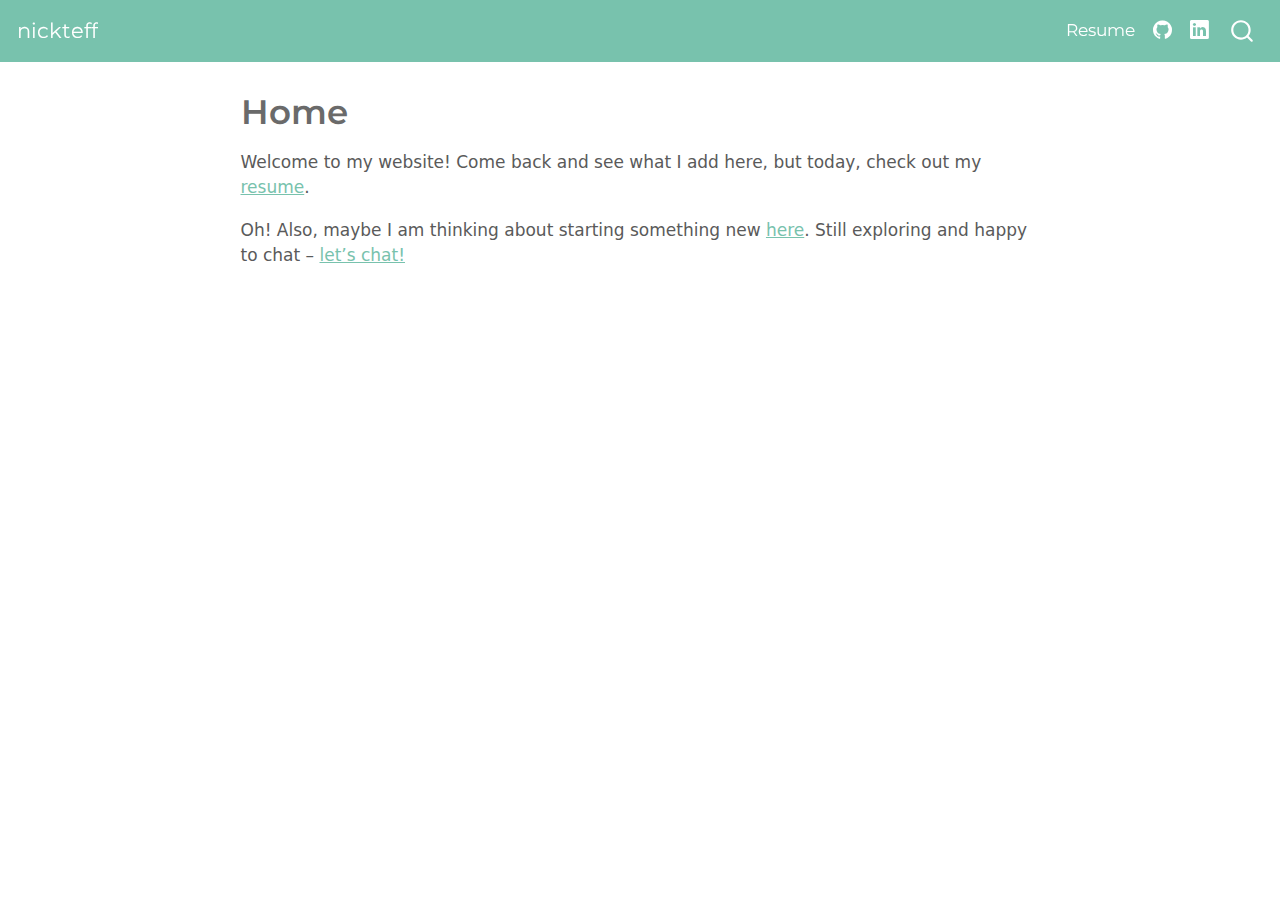
<file: index.html>
<!DOCTYPE html>
<html xmlns="http://www.w3.org/1999/xhtml" lang="en" xml:lang="en"><head>

<meta charset="utf-8">
<meta name="generator" content="quarto-1.3.290">

<meta name="viewport" content="width=device-width, initial-scale=1.0, user-scalable=yes">


<title>nickteff - Home</title>
<style>
code{white-space: pre-wrap;}
span.smallcaps{font-variant: small-caps;}
div.columns{display: flex; gap: min(4vw, 1.5em);}
div.column{flex: auto; overflow-x: auto;}
div.hanging-indent{margin-left: 1.5em; text-indent: -1.5em;}
ul.task-list{list-style: none;}
ul.task-list li input[type="checkbox"] {
  width: 0.8em;
  margin: 0 0.8em 0.2em -1em; /* quarto-specific, see https://github.com/quarto-dev/quarto-cli/issues/4556 */ 
  vertical-align: middle;
}
</style>


<script src="site_libs/quarto-nav/quarto-nav.js"></script>
<script src="site_libs/quarto-nav/headroom.min.js"></script>
<script src="site_libs/clipboard/clipboard.min.js"></script>
<script src="site_libs/quarto-search/autocomplete.umd.js"></script>
<script src="site_libs/quarto-search/fuse.min.js"></script>
<script src="site_libs/quarto-search/quarto-search.js"></script>
<meta name="quarto:offset" content="./">
<script src="site_libs/quarto-html/quarto.js"></script>
<script src="site_libs/quarto-html/popper.min.js"></script>
<script src="site_libs/quarto-html/tippy.umd.min.js"></script>
<script src="site_libs/quarto-html/anchor.min.js"></script>
<link href="site_libs/quarto-html/tippy.css" rel="stylesheet">
<link href="site_libs/quarto-html/quarto-syntax-highlighting.css" rel="stylesheet" id="quarto-text-highlighting-styles">
<script src="site_libs/bootstrap/bootstrap.min.js"></script>
<link href="site_libs/bootstrap/bootstrap-icons.css" rel="stylesheet">
<link href="site_libs/bootstrap/bootstrap.min.css" rel="stylesheet" id="quarto-bootstrap" data-mode="light">
<script id="quarto-search-options" type="application/json">{
  "location": "navbar",
  "copy-button": false,
  "collapse-after": 3,
  "panel-placement": "end",
  "type": "overlay",
  "limit": 20,
  "language": {
    "search-no-results-text": "No results",
    "search-matching-documents-text": "matching documents",
    "search-copy-link-title": "Copy link to search",
    "search-hide-matches-text": "Hide additional matches",
    "search-more-match-text": "more match in this document",
    "search-more-matches-text": "more matches in this document",
    "search-clear-button-title": "Clear",
    "search-detached-cancel-button-title": "Cancel",
    "search-submit-button-title": "Submit"
  }
}</script>


</head>

<body class="nav-fixed fullcontent">

<div id="quarto-search-results"></div>
  <header id="quarto-header" class="headroom fixed-top">
    <nav class="navbar navbar-expand-lg navbar-dark ">
      <div class="navbar-container container-fluid">
      <div class="navbar-brand-container">
    <a class="navbar-brand" href="./index.html">
    <span class="navbar-title">nickteff</span>
    </a>
  </div>
            <div id="quarto-search" class="" title="Search"></div>
          <button class="navbar-toggler" type="button" data-bs-toggle="collapse" data-bs-target="#navbarCollapse" aria-controls="navbarCollapse" aria-expanded="false" aria-label="Toggle navigation" onclick="if (window.quartoToggleHeadroom) { window.quartoToggleHeadroom(); }">
  <span class="navbar-toggler-icon"></span>
</button>
          <div class="collapse navbar-collapse" id="navbarCollapse">
            <ul class="navbar-nav navbar-nav-scroll ms-auto">
  <li class="nav-item">
    <a class="nav-link" href="./resume.html" rel="" target="">
 <span class="menu-text">Resume</span></a>
  </li>  
  <li class="nav-item compact">
    <a class="nav-link" href="https://github.com/nickteff" rel="" target=""><i class="bi bi-github" role="img">
</i> 
 <span class="menu-text"></span></a>
  </li>  
  <li class="nav-item compact">
    <a class="nav-link" href="https://www.linkedin.com/in/nickteff/" rel="" target=""><i class="bi bi-linkedin" role="img">
</i> 
 <span class="menu-text"></span></a>
  </li>  
</ul>
            <div class="quarto-navbar-tools">
</div>
          </div> <!-- /navcollapse -->
      </div> <!-- /container-fluid -->
    </nav>
</header>
<!-- content -->
<div id="quarto-content" class="quarto-container page-columns page-rows-contents page-layout-article page-navbar">
<!-- sidebar -->
<!-- margin-sidebar -->
    
<!-- main -->
<main class="content" id="quarto-document-content">

<header id="title-block-header" class="quarto-title-block default">
<div class="quarto-title">
<h1 class="title">Home</h1>
</div>



<div class="quarto-title-meta">

    
  
    
  </div>
  

</header>

<p>Welcome to my website! Come back and see what I add here, but today, check out my <a href="./resume.html">resume</a>.</p>
<p>Oh! Also, maybe I am thinking about starting something new <a href="https://www.pineydata.com">here</a>. Still exploring and happy to chat – <a href="https://calendly.com/pineydata">let’s chat!</a></p>



</main> <!-- /main -->
<script id="quarto-html-after-body" type="application/javascript">
window.document.addEventListener("DOMContentLoaded", function (event) {
  const toggleBodyColorMode = (bsSheetEl) => {
    const mode = bsSheetEl.getAttribute("data-mode");
    const bodyEl = window.document.querySelector("body");
    if (mode === "dark") {
      bodyEl.classList.add("quarto-dark");
      bodyEl.classList.remove("quarto-light");
    } else {
      bodyEl.classList.add("quarto-light");
      bodyEl.classList.remove("quarto-dark");
    }
  }
  const toggleBodyColorPrimary = () => {
    const bsSheetEl = window.document.querySelector("link#quarto-bootstrap");
    if (bsSheetEl) {
      toggleBodyColorMode(bsSheetEl);
    }
  }
  toggleBodyColorPrimary();  
  const icon = "";
  const anchorJS = new window.AnchorJS();
  anchorJS.options = {
    placement: 'right',
    icon: icon
  };
  anchorJS.add('.anchored');
  const isCodeAnnotation = (el) => {
    for (const clz of el.classList) {
      if (clz.startsWith('code-annotation-')) {                     
        return true;
      }
    }
    return false;
  }
  const clipboard = new window.ClipboardJS('.code-copy-button', {
    text: function(trigger) {
      const codeEl = trigger.previousElementSibling.cloneNode(true);
      for (const childEl of codeEl.children) {
        if (isCodeAnnotation(childEl)) {
          childEl.remove();
        }
      }
      return codeEl.innerText;
    }
  });
  clipboard.on('success', function(e) {
    // button target
    const button = e.trigger;
    // don't keep focus
    button.blur();
    // flash "checked"
    button.classList.add('code-copy-button-checked');
    var currentTitle = button.getAttribute("title");
    button.setAttribute("title", "Copied!");
    let tooltip;
    if (window.bootstrap) {
      button.setAttribute("data-bs-toggle", "tooltip");
      button.setAttribute("data-bs-placement", "left");
      button.setAttribute("data-bs-title", "Copied!");
      tooltip = new bootstrap.Tooltip(button, 
        { trigger: "manual", 
          customClass: "code-copy-button-tooltip",
          offset: [0, -8]});
      tooltip.show();    
    }
    setTimeout(function() {
      if (tooltip) {
        tooltip.hide();
        button.removeAttribute("data-bs-title");
        button.removeAttribute("data-bs-toggle");
        button.removeAttribute("data-bs-placement");
      }
      button.setAttribute("title", currentTitle);
      button.classList.remove('code-copy-button-checked');
    }, 1000);
    // clear code selection
    e.clearSelection();
  });
  function tippyHover(el, contentFn) {
    const config = {
      allowHTML: true,
      content: contentFn,
      maxWidth: 500,
      delay: 100,
      arrow: false,
      appendTo: function(el) {
          return el.parentElement;
      },
      interactive: true,
      interactiveBorder: 10,
      theme: 'quarto',
      placement: 'bottom-start'
    };
    window.tippy(el, config); 
  }
  const noterefs = window.document.querySelectorAll('a[role="doc-noteref"]');
  for (var i=0; i<noterefs.length; i++) {
    const ref = noterefs[i];
    tippyHover(ref, function() {
      // use id or data attribute instead here
      let href = ref.getAttribute('data-footnote-href') || ref.getAttribute('href');
      try { href = new URL(href).hash; } catch {}
      const id = href.replace(/^#\/?/, "");
      const note = window.document.getElementById(id);
      return note.innerHTML;
    });
  }
      let selectedAnnoteEl;
      const selectorForAnnotation = ( cell, annotation) => {
        let cellAttr = 'data-code-cell="' + cell + '"';
        let lineAttr = 'data-code-annotation="' +  annotation + '"';
        const selector = 'span[' + cellAttr + '][' + lineAttr + ']';
        return selector;
      }
      const selectCodeLines = (annoteEl) => {
        const doc = window.document;
        const targetCell = annoteEl.getAttribute("data-target-cell");
        const targetAnnotation = annoteEl.getAttribute("data-target-annotation");
        const annoteSpan = window.document.querySelector(selectorForAnnotation(targetCell, targetAnnotation));
        const lines = annoteSpan.getAttribute("data-code-lines").split(",");
        const lineIds = lines.map((line) => {
          return targetCell + "-" + line;
        })
        let top = null;
        let height = null;
        let parent = null;
        if (lineIds.length > 0) {
            //compute the position of the single el (top and bottom and make a div)
            const el = window.document.getElementById(lineIds[0]);
            top = el.offsetTop;
            height = el.offsetHeight;
            parent = el.parentElement.parentElement;
          if (lineIds.length > 1) {
            const lastEl = window.document.getElementById(lineIds[lineIds.length - 1]);
            const bottom = lastEl.offsetTop + lastEl.offsetHeight;
            height = bottom - top;
          }
          if (top !== null && height !== null && parent !== null) {
            // cook up a div (if necessary) and position it 
            let div = window.document.getElementById("code-annotation-line-highlight");
            if (div === null) {
              div = window.document.createElement("div");
              div.setAttribute("id", "code-annotation-line-highlight");
              div.style.position = 'absolute';
              parent.appendChild(div);
            }
            div.style.top = top - 2 + "px";
            div.style.height = height + 4 + "px";
            let gutterDiv = window.document.getElementById("code-annotation-line-highlight-gutter");
            if (gutterDiv === null) {
              gutterDiv = window.document.createElement("div");
              gutterDiv.setAttribute("id", "code-annotation-line-highlight-gutter");
              gutterDiv.style.position = 'absolute';
              const codeCell = window.document.getElementById(targetCell);
              const gutter = codeCell.querySelector('.code-annotation-gutter');
              gutter.appendChild(gutterDiv);
            }
            gutterDiv.style.top = top - 2 + "px";
            gutterDiv.style.height = height + 4 + "px";
          }
          selectedAnnoteEl = annoteEl;
        }
      };
      const unselectCodeLines = () => {
        const elementsIds = ["code-annotation-line-highlight", "code-annotation-line-highlight-gutter"];
        elementsIds.forEach((elId) => {
          const div = window.document.getElementById(elId);
          if (div) {
            div.remove();
          }
        });
        selectedAnnoteEl = undefined;
      };
      // Attach click handler to the DT
      const annoteDls = window.document.querySelectorAll('dt[data-target-cell]');
      for (const annoteDlNode of annoteDls) {
        annoteDlNode.addEventListener('click', (event) => {
          const clickedEl = event.target;
          if (clickedEl !== selectedAnnoteEl) {
            unselectCodeLines();
            const activeEl = window.document.querySelector('dt[data-target-cell].code-annotation-active');
            if (activeEl) {
              activeEl.classList.remove('code-annotation-active');
            }
            selectCodeLines(clickedEl);
            clickedEl.classList.add('code-annotation-active');
          } else {
            // Unselect the line
            unselectCodeLines();
            clickedEl.classList.remove('code-annotation-active');
          }
        });
      }
  const findCites = (el) => {
    const parentEl = el.parentElement;
    if (parentEl) {
      const cites = parentEl.dataset.cites;
      if (cites) {
        return {
          el,
          cites: cites.split(' ')
        };
      } else {
        return findCites(el.parentElement)
      }
    } else {
      return undefined;
    }
  };
  var bibliorefs = window.document.querySelectorAll('a[role="doc-biblioref"]');
  for (var i=0; i<bibliorefs.length; i++) {
    const ref = bibliorefs[i];
    const citeInfo = findCites(ref);
    if (citeInfo) {
      tippyHover(citeInfo.el, function() {
        var popup = window.document.createElement('div');
        citeInfo.cites.forEach(function(cite) {
          var citeDiv = window.document.createElement('div');
          citeDiv.classList.add('hanging-indent');
          citeDiv.classList.add('csl-entry');
          var biblioDiv = window.document.getElementById('ref-' + cite);
          if (biblioDiv) {
            citeDiv.innerHTML = biblioDiv.innerHTML;
          }
          popup.appendChild(citeDiv);
        });
        return popup.innerHTML;
      });
    }
  }
});
</script>
</div> <!-- /content -->



</body></html>
</file>
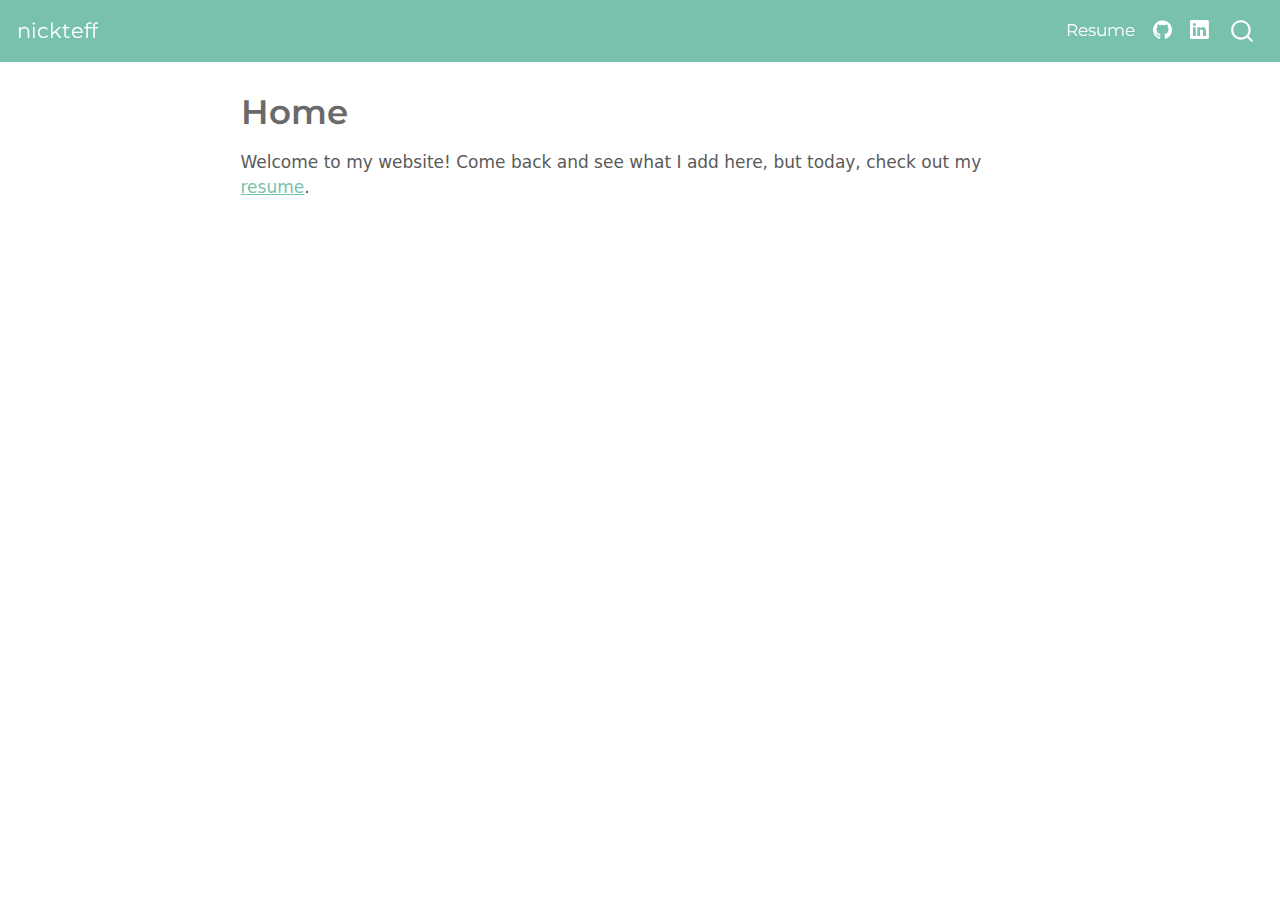
<file: docs/index.html>
<!DOCTYPE html>
<html xmlns="http://www.w3.org/1999/xhtml" lang="en" xml:lang="en"><head>

<meta charset="utf-8">
<meta name="generator" content="quarto-1.3.290">

<meta name="viewport" content="width=device-width, initial-scale=1.0, user-scalable=yes">


<title>nickteff - Home</title>
<style>
code{white-space: pre-wrap;}
span.smallcaps{font-variant: small-caps;}
div.columns{display: flex; gap: min(4vw, 1.5em);}
div.column{flex: auto; overflow-x: auto;}
div.hanging-indent{margin-left: 1.5em; text-indent: -1.5em;}
ul.task-list{list-style: none;}
ul.task-list li input[type="checkbox"] {
  width: 0.8em;
  margin: 0 0.8em 0.2em -1em; /* quarto-specific, see https://github.com/quarto-dev/quarto-cli/issues/4556 */ 
  vertical-align: middle;
}
</style>


<script src="site_libs/quarto-nav/quarto-nav.js"></script>
<script src="site_libs/quarto-nav/headroom.min.js"></script>
<script src="site_libs/clipboard/clipboard.min.js"></script>
<script src="site_libs/quarto-search/autocomplete.umd.js"></script>
<script src="site_libs/quarto-search/fuse.min.js"></script>
<script src="site_libs/quarto-search/quarto-search.js"></script>
<meta name="quarto:offset" content="./">
<script src="site_libs/quarto-html/quarto.js"></script>
<script src="site_libs/quarto-html/popper.min.js"></script>
<script src="site_libs/quarto-html/tippy.umd.min.js"></script>
<script src="site_libs/quarto-html/anchor.min.js"></script>
<link href="site_libs/quarto-html/tippy.css" rel="stylesheet">
<link href="site_libs/quarto-html/quarto-syntax-highlighting.css" rel="stylesheet" id="quarto-text-highlighting-styles">
<script src="site_libs/bootstrap/bootstrap.min.js"></script>
<link href="site_libs/bootstrap/bootstrap-icons.css" rel="stylesheet">
<link href="site_libs/bootstrap/bootstrap.min.css" rel="stylesheet" id="quarto-bootstrap" data-mode="light">
<script id="quarto-search-options" type="application/json">{
  "location": "navbar",
  "copy-button": false,
  "collapse-after": 3,
  "panel-placement": "end",
  "type": "overlay",
  "limit": 20,
  "language": {
    "search-no-results-text": "No results",
    "search-matching-documents-text": "matching documents",
    "search-copy-link-title": "Copy link to search",
    "search-hide-matches-text": "Hide additional matches",
    "search-more-match-text": "more match in this document",
    "search-more-matches-text": "more matches in this document",
    "search-clear-button-title": "Clear",
    "search-detached-cancel-button-title": "Cancel",
    "search-submit-button-title": "Submit"
  }
}</script>


</head>

<body class="nav-fixed fullcontent">

<div id="quarto-search-results"></div>
  <header id="quarto-header" class="headroom fixed-top">
    <nav class="navbar navbar-expand-lg navbar-dark ">
      <div class="navbar-container container-fluid">
      <div class="navbar-brand-container">
    <a class="navbar-brand" href="./index.html">
    <span class="navbar-title">nickteff</span>
    </a>
  </div>
            <div id="quarto-search" class="" title="Search"></div>
          <button class="navbar-toggler" type="button" data-bs-toggle="collapse" data-bs-target="#navbarCollapse" aria-controls="navbarCollapse" aria-expanded="false" aria-label="Toggle navigation" onclick="if (window.quartoToggleHeadroom) { window.quartoToggleHeadroom(); }">
  <span class="navbar-toggler-icon"></span>
</button>
          <div class="collapse navbar-collapse" id="navbarCollapse">
            <ul class="navbar-nav navbar-nav-scroll ms-auto">
  <li class="nav-item">
    <a class="nav-link" href="./resume.html" rel="" target="">
 <span class="menu-text">Resume</span></a>
  </li>  
  <li class="nav-item compact">
    <a class="nav-link" href="https://github.com/" rel="" target=""><i class="bi bi-github" role="img">
</i> 
 <span class="menu-text"></span></a>
  </li>  
  <li class="nav-item compact">
    <a class="nav-link" href="https://www.linkedin.com/in/nickteff/" rel="" target=""><i class="bi bi-linkedin" role="img">
</i> 
 <span class="menu-text"></span></a>
  </li>  
</ul>
            <div class="quarto-navbar-tools">
</div>
          </div> <!-- /navcollapse -->
      </div> <!-- /container-fluid -->
    </nav>
</header>
<!-- content -->
<div id="quarto-content" class="quarto-container page-columns page-rows-contents page-layout-article page-navbar">
<!-- sidebar -->
<!-- margin-sidebar -->
    
<!-- main -->
<main class="content" id="quarto-document-content">

<header id="title-block-header" class="quarto-title-block default">
<div class="quarto-title">
<h1 class="title">Home</h1>
</div>



<div class="quarto-title-meta">

    
  
    
  </div>
  

</header>

<p>Welcome to my website! Come back and see what I add here, but today, check out my <a href="./resume.html">resume</a>.</p>



</main> <!-- /main -->
<script id="quarto-html-after-body" type="application/javascript">
window.document.addEventListener("DOMContentLoaded", function (event) {
  const toggleBodyColorMode = (bsSheetEl) => {
    const mode = bsSheetEl.getAttribute("data-mode");
    const bodyEl = window.document.querySelector("body");
    if (mode === "dark") {
      bodyEl.classList.add("quarto-dark");
      bodyEl.classList.remove("quarto-light");
    } else {
      bodyEl.classList.add("quarto-light");
      bodyEl.classList.remove("quarto-dark");
    }
  }
  const toggleBodyColorPrimary = () => {
    const bsSheetEl = window.document.querySelector("link#quarto-bootstrap");
    if (bsSheetEl) {
      toggleBodyColorMode(bsSheetEl);
    }
  }
  toggleBodyColorPrimary();  
  const icon = "";
  const anchorJS = new window.AnchorJS();
  anchorJS.options = {
    placement: 'right',
    icon: icon
  };
  anchorJS.add('.anchored');
  const isCodeAnnotation = (el) => {
    for (const clz of el.classList) {
      if (clz.startsWith('code-annotation-')) {                     
        return true;
      }
    }
    return false;
  }
  const clipboard = new window.ClipboardJS('.code-copy-button', {
    text: function(trigger) {
      const codeEl = trigger.previousElementSibling.cloneNode(true);
      for (const childEl of codeEl.children) {
        if (isCodeAnnotation(childEl)) {
          childEl.remove();
        }
      }
      return codeEl.innerText;
    }
  });
  clipboard.on('success', function(e) {
    // button target
    const button = e.trigger;
    // don't keep focus
    button.blur();
    // flash "checked"
    button.classList.add('code-copy-button-checked');
    var currentTitle = button.getAttribute("title");
    button.setAttribute("title", "Copied!");
    let tooltip;
    if (window.bootstrap) {
      button.setAttribute("data-bs-toggle", "tooltip");
      button.setAttribute("data-bs-placement", "left");
      button.setAttribute("data-bs-title", "Copied!");
      tooltip = new bootstrap.Tooltip(button, 
        { trigger: "manual", 
          customClass: "code-copy-button-tooltip",
          offset: [0, -8]});
      tooltip.show();    
    }
    setTimeout(function() {
      if (tooltip) {
        tooltip.hide();
        button.removeAttribute("data-bs-title");
        button.removeAttribute("data-bs-toggle");
        button.removeAttribute("data-bs-placement");
      }
      button.setAttribute("title", currentTitle);
      button.classList.remove('code-copy-button-checked');
    }, 1000);
    // clear code selection
    e.clearSelection();
  });
  function tippyHover(el, contentFn) {
    const config = {
      allowHTML: true,
      content: contentFn,
      maxWidth: 500,
      delay: 100,
      arrow: false,
      appendTo: function(el) {
          return el.parentElement;
      },
      interactive: true,
      interactiveBorder: 10,
      theme: 'quarto',
      placement: 'bottom-start'
    };
    window.tippy(el, config); 
  }
  const noterefs = window.document.querySelectorAll('a[role="doc-noteref"]');
  for (var i=0; i<noterefs.length; i++) {
    const ref = noterefs[i];
    tippyHover(ref, function() {
      // use id or data attribute instead here
      let href = ref.getAttribute('data-footnote-href') || ref.getAttribute('href');
      try { href = new URL(href).hash; } catch {}
      const id = href.replace(/^#\/?/, "");
      const note = window.document.getElementById(id);
      return note.innerHTML;
    });
  }
      let selectedAnnoteEl;
      const selectorForAnnotation = ( cell, annotation) => {
        let cellAttr = 'data-code-cell="' + cell + '"';
        let lineAttr = 'data-code-annotation="' +  annotation + '"';
        const selector = 'span[' + cellAttr + '][' + lineAttr + ']';
        return selector;
      }
      const selectCodeLines = (annoteEl) => {
        const doc = window.document;
        const targetCell = annoteEl.getAttribute("data-target-cell");
        const targetAnnotation = annoteEl.getAttribute("data-target-annotation");
        const annoteSpan = window.document.querySelector(selectorForAnnotation(targetCell, targetAnnotation));
        const lines = annoteSpan.getAttribute("data-code-lines").split(",");
        const lineIds = lines.map((line) => {
          return targetCell + "-" + line;
        })
        let top = null;
        let height = null;
        let parent = null;
        if (lineIds.length > 0) {
            //compute the position of the single el (top and bottom and make a div)
            const el = window.document.getElementById(lineIds[0]);
            top = el.offsetTop;
            height = el.offsetHeight;
            parent = el.parentElement.parentElement;
          if (lineIds.length > 1) {
            const lastEl = window.document.getElementById(lineIds[lineIds.length - 1]);
            const bottom = lastEl.offsetTop + lastEl.offsetHeight;
            height = bottom - top;
          }
          if (top !== null && height !== null && parent !== null) {
            // cook up a div (if necessary) and position it 
            let div = window.document.getElementById("code-annotation-line-highlight");
            if (div === null) {
              div = window.document.createElement("div");
              div.setAttribute("id", "code-annotation-line-highlight");
              div.style.position = 'absolute';
              parent.appendChild(div);
            }
            div.style.top = top - 2 + "px";
            div.style.height = height + 4 + "px";
            let gutterDiv = window.document.getElementById("code-annotation-line-highlight-gutter");
            if (gutterDiv === null) {
              gutterDiv = window.document.createElement("div");
              gutterDiv.setAttribute("id", "code-annotation-line-highlight-gutter");
              gutterDiv.style.position = 'absolute';
              const codeCell = window.document.getElementById(targetCell);
              const gutter = codeCell.querySelector('.code-annotation-gutter');
              gutter.appendChild(gutterDiv);
            }
            gutterDiv.style.top = top - 2 + "px";
            gutterDiv.style.height = height + 4 + "px";
          }
          selectedAnnoteEl = annoteEl;
        }
      };
      const unselectCodeLines = () => {
        const elementsIds = ["code-annotation-line-highlight", "code-annotation-line-highlight-gutter"];
        elementsIds.forEach((elId) => {
          const div = window.document.getElementById(elId);
          if (div) {
            div.remove();
          }
        });
        selectedAnnoteEl = undefined;
      };
      // Attach click handler to the DT
      const annoteDls = window.document.querySelectorAll('dt[data-target-cell]');
      for (const annoteDlNode of annoteDls) {
        annoteDlNode.addEventListener('click', (event) => {
          const clickedEl = event.target;
          if (clickedEl !== selectedAnnoteEl) {
            unselectCodeLines();
            const activeEl = window.document.querySelector('dt[data-target-cell].code-annotation-active');
            if (activeEl) {
              activeEl.classList.remove('code-annotation-active');
            }
            selectCodeLines(clickedEl);
            clickedEl.classList.add('code-annotation-active');
          } else {
            // Unselect the line
            unselectCodeLines();
            clickedEl.classList.remove('code-annotation-active');
          }
        });
      }
  const findCites = (el) => {
    const parentEl = el.parentElement;
    if (parentEl) {
      const cites = parentEl.dataset.cites;
      if (cites) {
        return {
          el,
          cites: cites.split(' ')
        };
      } else {
        return findCites(el.parentElement)
      }
    } else {
      return undefined;
    }
  };
  var bibliorefs = window.document.querySelectorAll('a[role="doc-biblioref"]');
  for (var i=0; i<bibliorefs.length; i++) {
    const ref = bibliorefs[i];
    const citeInfo = findCites(ref);
    if (citeInfo) {
      tippyHover(citeInfo.el, function() {
        var popup = window.document.createElement('div');
        citeInfo.cites.forEach(function(cite) {
          var citeDiv = window.document.createElement('div');
          citeDiv.classList.add('hanging-indent');
          citeDiv.classList.add('csl-entry');
          var biblioDiv = window.document.getElementById('ref-' + cite);
          if (biblioDiv) {
            citeDiv.innerHTML = biblioDiv.innerHTML;
          }
          popup.appendChild(citeDiv);
        });
        return popup.innerHTML;
      });
    }
  }
});
</script>
</div> <!-- /content -->



</body></html>
</file>
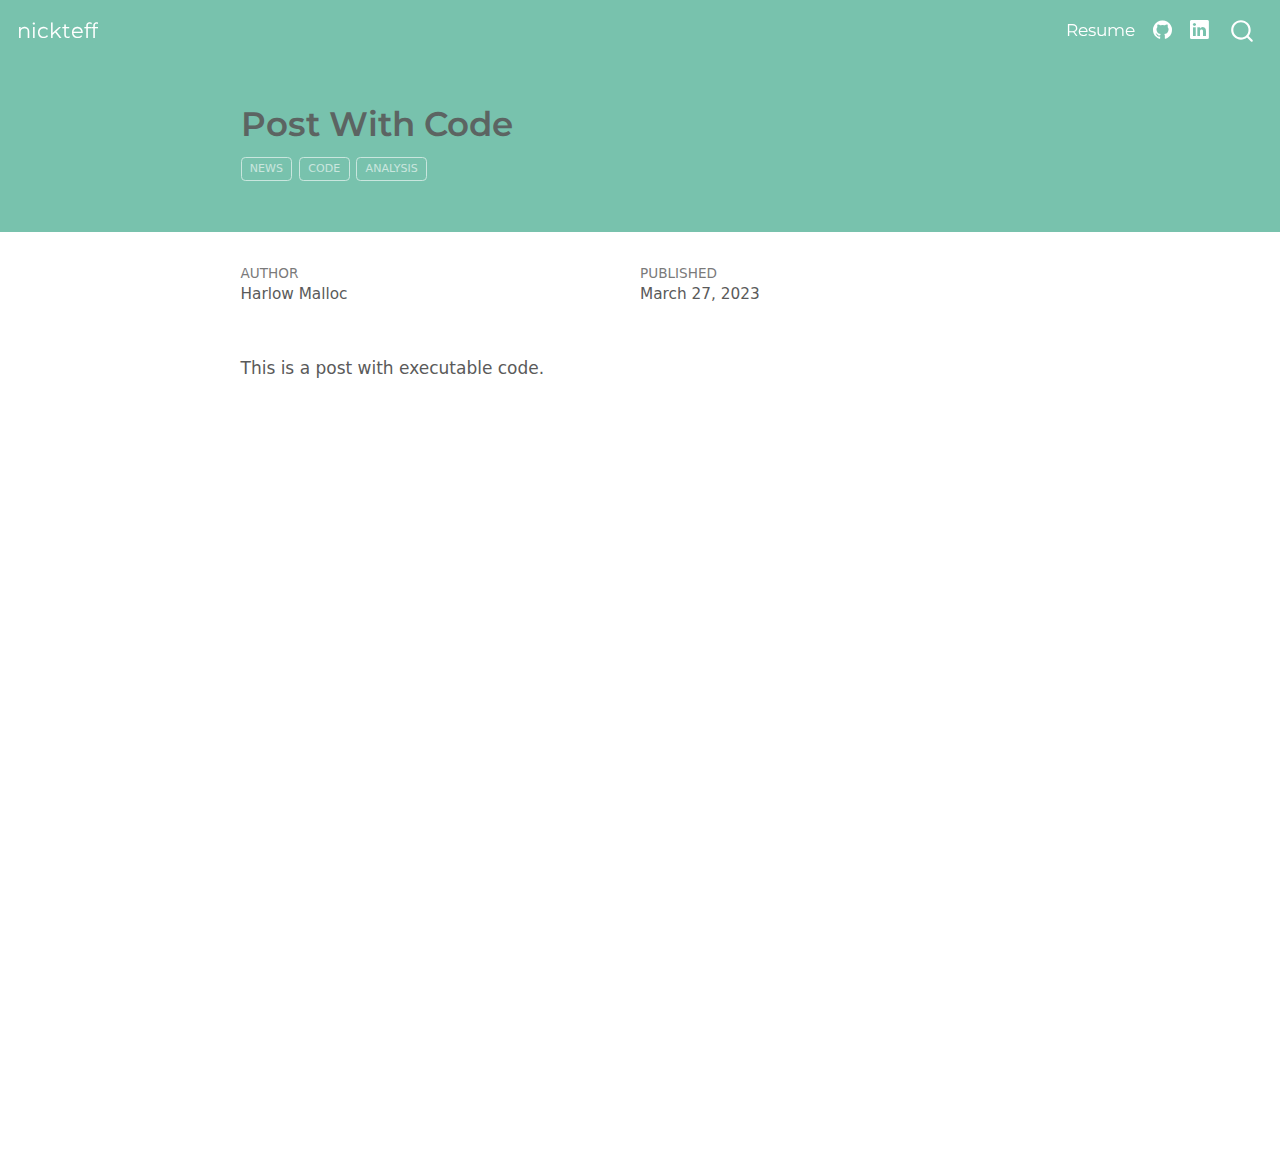
<file: posts/post-with-code/index.html>
<!DOCTYPE html>
<html xmlns="http://www.w3.org/1999/xhtml" lang="en" xml:lang="en"><head>

<meta charset="utf-8">
<meta name="generator" content="quarto-1.3.290">

<meta name="viewport" content="width=device-width, initial-scale=1.0, user-scalable=yes">

<meta name="author" content="Harlow Malloc">
<meta name="dcterms.date" content="2023-03-27">

<title>nickteff - Post With Code</title>
<style>
code{white-space: pre-wrap;}
span.smallcaps{font-variant: small-caps;}
div.columns{display: flex; gap: min(4vw, 1.5em);}
div.column{flex: auto; overflow-x: auto;}
div.hanging-indent{margin-left: 1.5em; text-indent: -1.5em;}
ul.task-list{list-style: none;}
ul.task-list li input[type="checkbox"] {
  width: 0.8em;
  margin: 0 0.8em 0.2em -1em; /* quarto-specific, see https://github.com/quarto-dev/quarto-cli/issues/4556 */ 
  vertical-align: middle;
}
</style>


<script src="../../site_libs/quarto-nav/quarto-nav.js"></script>
<script src="../../site_libs/quarto-nav/headroom.min.js"></script>
<script src="../../site_libs/clipboard/clipboard.min.js"></script>
<script src="../../site_libs/quarto-search/autocomplete.umd.js"></script>
<script src="../../site_libs/quarto-search/fuse.min.js"></script>
<script src="../../site_libs/quarto-search/quarto-search.js"></script>
<meta name="quarto:offset" content="../../">
<script src="../../site_libs/quarto-html/quarto.js"></script>
<script src="../../site_libs/quarto-html/popper.min.js"></script>
<script src="../../site_libs/quarto-html/tippy.umd.min.js"></script>
<script src="../../site_libs/quarto-html/anchor.min.js"></script>
<link href="../../site_libs/quarto-html/tippy.css" rel="stylesheet">
<link href="../../site_libs/quarto-html/quarto-syntax-highlighting.css" rel="stylesheet" id="quarto-text-highlighting-styles">
<script src="../../site_libs/bootstrap/bootstrap.min.js"></script>
<link href="../../site_libs/bootstrap/bootstrap-icons.css" rel="stylesheet">
<link href="../../site_libs/bootstrap/bootstrap.min.css" rel="stylesheet" id="quarto-bootstrap" data-mode="light">
<script id="quarto-search-options" type="application/json">{
  "location": "navbar",
  "copy-button": false,
  "collapse-after": 3,
  "panel-placement": "end",
  "type": "overlay",
  "limit": 20,
  "language": {
    "search-no-results-text": "No results",
    "search-matching-documents-text": "matching documents",
    "search-copy-link-title": "Copy link to search",
    "search-hide-matches-text": "Hide additional matches",
    "search-more-match-text": "more match in this document",
    "search-more-matches-text": "more matches in this document",
    "search-clear-button-title": "Clear",
    "search-detached-cancel-button-title": "Cancel",
    "search-submit-button-title": "Submit"
  }
}</script>


</head>

<body class="nav-fixed fullcontent">

<div id="quarto-search-results"></div>
  <header id="quarto-header" class="headroom fixed-top">
    <nav class="navbar navbar-expand-lg navbar-dark ">
      <div class="navbar-container container-fluid">
      <div class="navbar-brand-container">
    <a class="navbar-brand" href="../../index.html">
    <span class="navbar-title">nickteff</span>
    </a>
  </div>
            <div id="quarto-search" class="" title="Search"></div>
          <button class="navbar-toggler" type="button" data-bs-toggle="collapse" data-bs-target="#navbarCollapse" aria-controls="navbarCollapse" aria-expanded="false" aria-label="Toggle navigation" onclick="if (window.quartoToggleHeadroom) { window.quartoToggleHeadroom(); }">
  <span class="navbar-toggler-icon"></span>
</button>
          <div class="collapse navbar-collapse" id="navbarCollapse">
            <ul class="navbar-nav navbar-nav-scroll ms-auto">
  <li class="nav-item">
    <a class="nav-link" href="../../resume.html" rel="" target="">
 <span class="menu-text">Resume</span></a>
  </li>  
  <li class="nav-item compact">
    <a class="nav-link" href="https://github.com/nickteff" rel="" target=""><i class="bi bi-github" role="img">
</i> 
 <span class="menu-text"></span></a>
  </li>  
  <li class="nav-item compact">
    <a class="nav-link" href="https://www.linkedin.com/in/nickteff/" rel="" target=""><i class="bi bi-linkedin" role="img">
</i> 
 <span class="menu-text"></span></a>
  </li>  
</ul>
            <div class="quarto-navbar-tools">
</div>
          </div> <!-- /navcollapse -->
      </div> <!-- /container-fluid -->
    </nav>
</header>
<!-- content -->
<header id="title-block-header" class="quarto-title-block default page-columns page-full">
  <div class="quarto-title-banner page-columns page-full">
    <div class="quarto-title column-body">
      <h1 class="title">Post With Code</h1>
                                <div class="quarto-categories">
                <div class="quarto-category">news</div>
                <div class="quarto-category">code</div>
                <div class="quarto-category">analysis</div>
              </div>
                  </div>
  </div>
    
  
  <div class="quarto-title-meta">

      <div>
      <div class="quarto-title-meta-heading">Author</div>
      <div class="quarto-title-meta-contents">
               <p>Harlow Malloc </p>
            </div>
    </div>
      
      <div>
      <div class="quarto-title-meta-heading">Published</div>
      <div class="quarto-title-meta-contents">
        <p class="date">March 27, 2023</p>
      </div>
    </div>
    
      
    </div>
    
  
  </header><div id="quarto-content" class="quarto-container page-columns page-rows-contents page-layout-article page-navbar">
<!-- sidebar -->
<!-- margin-sidebar -->
    
<!-- main -->
<main class="content quarto-banner-title-block" id="quarto-document-content">




<p>This is a post with executable code.</p>



</main> <!-- /main -->
<script id="quarto-html-after-body" type="application/javascript">
window.document.addEventListener("DOMContentLoaded", function (event) {
  const toggleBodyColorMode = (bsSheetEl) => {
    const mode = bsSheetEl.getAttribute("data-mode");
    const bodyEl = window.document.querySelector("body");
    if (mode === "dark") {
      bodyEl.classList.add("quarto-dark");
      bodyEl.classList.remove("quarto-light");
    } else {
      bodyEl.classList.add("quarto-light");
      bodyEl.classList.remove("quarto-dark");
    }
  }
  const toggleBodyColorPrimary = () => {
    const bsSheetEl = window.document.querySelector("link#quarto-bootstrap");
    if (bsSheetEl) {
      toggleBodyColorMode(bsSheetEl);
    }
  }
  toggleBodyColorPrimary();  
  const icon = "";
  const anchorJS = new window.AnchorJS();
  anchorJS.options = {
    placement: 'right',
    icon: icon
  };
  anchorJS.add('.anchored');
  const isCodeAnnotation = (el) => {
    for (const clz of el.classList) {
      if (clz.startsWith('code-annotation-')) {                     
        return true;
      }
    }
    return false;
  }
  const clipboard = new window.ClipboardJS('.code-copy-button', {
    text: function(trigger) {
      const codeEl = trigger.previousElementSibling.cloneNode(true);
      for (const childEl of codeEl.children) {
        if (isCodeAnnotation(childEl)) {
          childEl.remove();
        }
      }
      return codeEl.innerText;
    }
  });
  clipboard.on('success', function(e) {
    // button target
    const button = e.trigger;
    // don't keep focus
    button.blur();
    // flash "checked"
    button.classList.add('code-copy-button-checked');
    var currentTitle = button.getAttribute("title");
    button.setAttribute("title", "Copied!");
    let tooltip;
    if (window.bootstrap) {
      button.setAttribute("data-bs-toggle", "tooltip");
      button.setAttribute("data-bs-placement", "left");
      button.setAttribute("data-bs-title", "Copied!");
      tooltip = new bootstrap.Tooltip(button, 
        { trigger: "manual", 
          customClass: "code-copy-button-tooltip",
          offset: [0, -8]});
      tooltip.show();    
    }
    setTimeout(function() {
      if (tooltip) {
        tooltip.hide();
        button.removeAttribute("data-bs-title");
        button.removeAttribute("data-bs-toggle");
        button.removeAttribute("data-bs-placement");
      }
      button.setAttribute("title", currentTitle);
      button.classList.remove('code-copy-button-checked');
    }, 1000);
    // clear code selection
    e.clearSelection();
  });
  function tippyHover(el, contentFn) {
    const config = {
      allowHTML: true,
      content: contentFn,
      maxWidth: 500,
      delay: 100,
      arrow: false,
      appendTo: function(el) {
          return el.parentElement;
      },
      interactive: true,
      interactiveBorder: 10,
      theme: 'quarto',
      placement: 'bottom-start'
    };
    window.tippy(el, config); 
  }
  const noterefs = window.document.querySelectorAll('a[role="doc-noteref"]');
  for (var i=0; i<noterefs.length; i++) {
    const ref = noterefs[i];
    tippyHover(ref, function() {
      // use id or data attribute instead here
      let href = ref.getAttribute('data-footnote-href') || ref.getAttribute('href');
      try { href = new URL(href).hash; } catch {}
      const id = href.replace(/^#\/?/, "");
      const note = window.document.getElementById(id);
      return note.innerHTML;
    });
  }
      let selectedAnnoteEl;
      const selectorForAnnotation = ( cell, annotation) => {
        let cellAttr = 'data-code-cell="' + cell + '"';
        let lineAttr = 'data-code-annotation="' +  annotation + '"';
        const selector = 'span[' + cellAttr + '][' + lineAttr + ']';
        return selector;
      }
      const selectCodeLines = (annoteEl) => {
        const doc = window.document;
        const targetCell = annoteEl.getAttribute("data-target-cell");
        const targetAnnotation = annoteEl.getAttribute("data-target-annotation");
        const annoteSpan = window.document.querySelector(selectorForAnnotation(targetCell, targetAnnotation));
        const lines = annoteSpan.getAttribute("data-code-lines").split(",");
        const lineIds = lines.map((line) => {
          return targetCell + "-" + line;
        })
        let top = null;
        let height = null;
        let parent = null;
        if (lineIds.length > 0) {
            //compute the position of the single el (top and bottom and make a div)
            const el = window.document.getElementById(lineIds[0]);
            top = el.offsetTop;
            height = el.offsetHeight;
            parent = el.parentElement.parentElement;
          if (lineIds.length > 1) {
            const lastEl = window.document.getElementById(lineIds[lineIds.length - 1]);
            const bottom = lastEl.offsetTop + lastEl.offsetHeight;
            height = bottom - top;
          }
          if (top !== null && height !== null && parent !== null) {
            // cook up a div (if necessary) and position it 
            let div = window.document.getElementById("code-annotation-line-highlight");
            if (div === null) {
              div = window.document.createElement("div");
              div.setAttribute("id", "code-annotation-line-highlight");
              div.style.position = 'absolute';
              parent.appendChild(div);
            }
            div.style.top = top - 2 + "px";
            div.style.height = height + 4 + "px";
            let gutterDiv = window.document.getElementById("code-annotation-line-highlight-gutter");
            if (gutterDiv === null) {
              gutterDiv = window.document.createElement("div");
              gutterDiv.setAttribute("id", "code-annotation-line-highlight-gutter");
              gutterDiv.style.position = 'absolute';
              const codeCell = window.document.getElementById(targetCell);
              const gutter = codeCell.querySelector('.code-annotation-gutter');
              gutter.appendChild(gutterDiv);
            }
            gutterDiv.style.top = top - 2 + "px";
            gutterDiv.style.height = height + 4 + "px";
          }
          selectedAnnoteEl = annoteEl;
        }
      };
      const unselectCodeLines = () => {
        const elementsIds = ["code-annotation-line-highlight", "code-annotation-line-highlight-gutter"];
        elementsIds.forEach((elId) => {
          const div = window.document.getElementById(elId);
          if (div) {
            div.remove();
          }
        });
        selectedAnnoteEl = undefined;
      };
      // Attach click handler to the DT
      const annoteDls = window.document.querySelectorAll('dt[data-target-cell]');
      for (const annoteDlNode of annoteDls) {
        annoteDlNode.addEventListener('click', (event) => {
          const clickedEl = event.target;
          if (clickedEl !== selectedAnnoteEl) {
            unselectCodeLines();
            const activeEl = window.document.querySelector('dt[data-target-cell].code-annotation-active');
            if (activeEl) {
              activeEl.classList.remove('code-annotation-active');
            }
            selectCodeLines(clickedEl);
            clickedEl.classList.add('code-annotation-active');
          } else {
            // Unselect the line
            unselectCodeLines();
            clickedEl.classList.remove('code-annotation-active');
          }
        });
      }
  const findCites = (el) => {
    const parentEl = el.parentElement;
    if (parentEl) {
      const cites = parentEl.dataset.cites;
      if (cites) {
        return {
          el,
          cites: cites.split(' ')
        };
      } else {
        return findCites(el.parentElement)
      }
    } else {
      return undefined;
    }
  };
  var bibliorefs = window.document.querySelectorAll('a[role="doc-biblioref"]');
  for (var i=0; i<bibliorefs.length; i++) {
    const ref = bibliorefs[i];
    const citeInfo = findCites(ref);
    if (citeInfo) {
      tippyHover(citeInfo.el, function() {
        var popup = window.document.createElement('div');
        citeInfo.cites.forEach(function(cite) {
          var citeDiv = window.document.createElement('div');
          citeDiv.classList.add('hanging-indent');
          citeDiv.classList.add('csl-entry');
          var biblioDiv = window.document.getElementById('ref-' + cite);
          if (biblioDiv) {
            citeDiv.innerHTML = biblioDiv.innerHTML;
          }
          popup.appendChild(citeDiv);
        });
        return popup.innerHTML;
      });
    }
  }
});
</script>
</div> <!-- /content -->



</body></html>
</file>
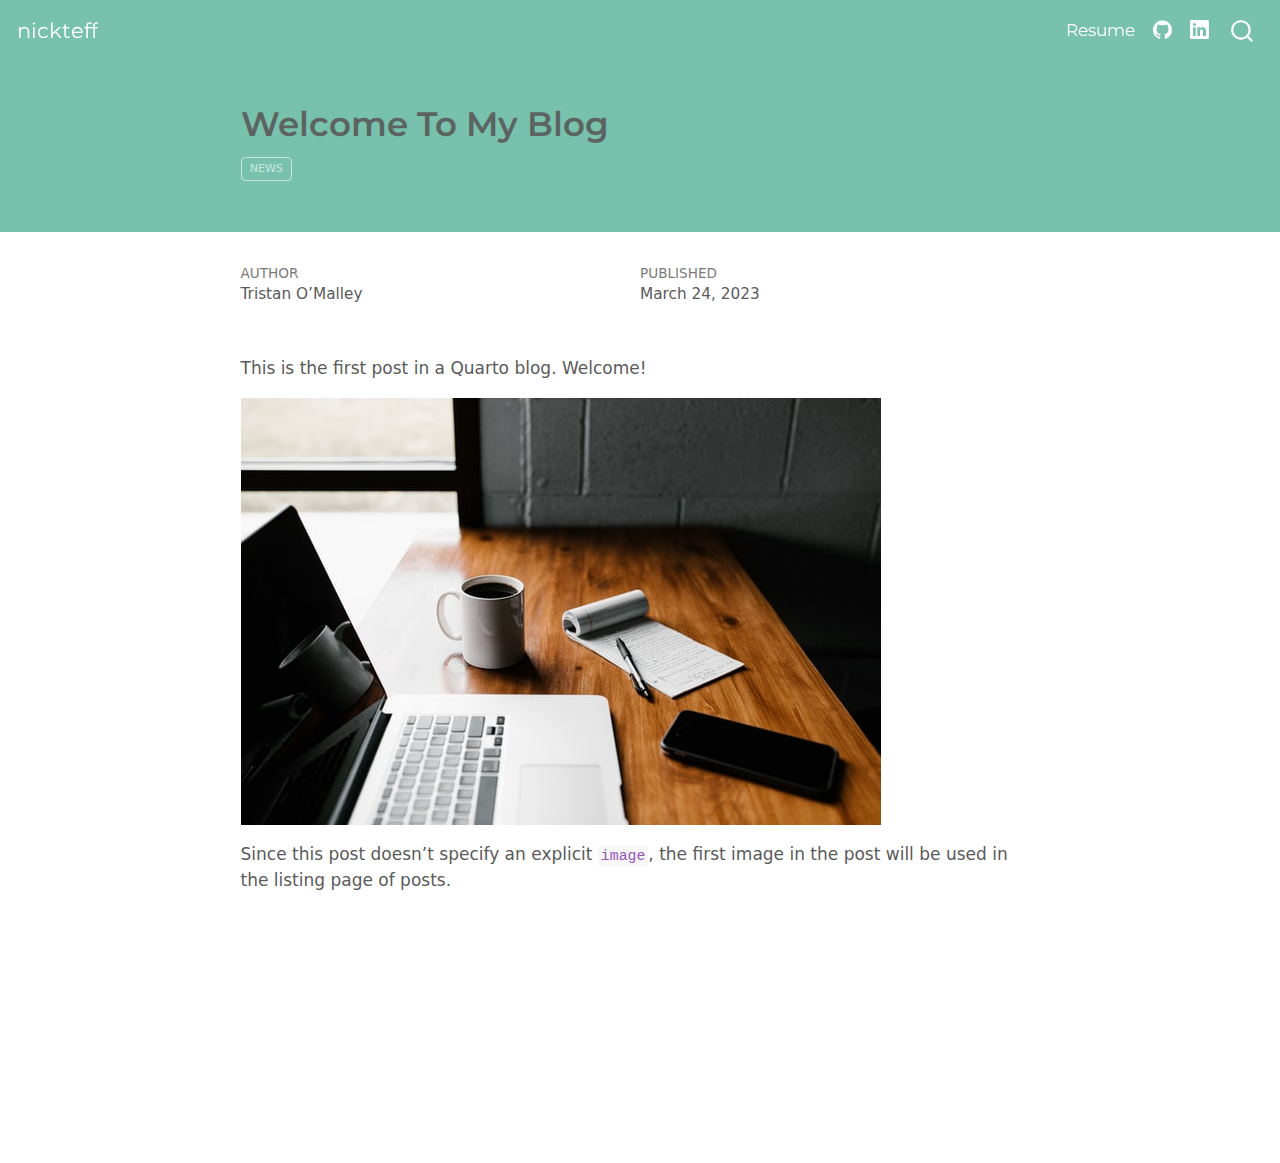
<file: posts/welcome/index.html>
<!DOCTYPE html>
<html xmlns="http://www.w3.org/1999/xhtml" lang="en" xml:lang="en"><head>

<meta charset="utf-8">
<meta name="generator" content="quarto-1.3.290">

<meta name="viewport" content="width=device-width, initial-scale=1.0, user-scalable=yes">

<meta name="author" content="Tristan O’Malley">
<meta name="dcterms.date" content="2023-03-24">

<title>nickteff - Welcome To My Blog</title>
<style>
code{white-space: pre-wrap;}
span.smallcaps{font-variant: small-caps;}
div.columns{display: flex; gap: min(4vw, 1.5em);}
div.column{flex: auto; overflow-x: auto;}
div.hanging-indent{margin-left: 1.5em; text-indent: -1.5em;}
ul.task-list{list-style: none;}
ul.task-list li input[type="checkbox"] {
  width: 0.8em;
  margin: 0 0.8em 0.2em -1em; /* quarto-specific, see https://github.com/quarto-dev/quarto-cli/issues/4556 */ 
  vertical-align: middle;
}
</style>


<script src="../../site_libs/quarto-nav/quarto-nav.js"></script>
<script src="../../site_libs/quarto-nav/headroom.min.js"></script>
<script src="../../site_libs/clipboard/clipboard.min.js"></script>
<script src="../../site_libs/quarto-search/autocomplete.umd.js"></script>
<script src="../../site_libs/quarto-search/fuse.min.js"></script>
<script src="../../site_libs/quarto-search/quarto-search.js"></script>
<meta name="quarto:offset" content="../../">
<script src="../../site_libs/quarto-html/quarto.js"></script>
<script src="../../site_libs/quarto-html/popper.min.js"></script>
<script src="../../site_libs/quarto-html/tippy.umd.min.js"></script>
<script src="../../site_libs/quarto-html/anchor.min.js"></script>
<link href="../../site_libs/quarto-html/tippy.css" rel="stylesheet">
<link href="../../site_libs/quarto-html/quarto-syntax-highlighting.css" rel="stylesheet" id="quarto-text-highlighting-styles">
<script src="../../site_libs/bootstrap/bootstrap.min.js"></script>
<link href="../../site_libs/bootstrap/bootstrap-icons.css" rel="stylesheet">
<link href="../../site_libs/bootstrap/bootstrap.min.css" rel="stylesheet" id="quarto-bootstrap" data-mode="light">
<script id="quarto-search-options" type="application/json">{
  "location": "navbar",
  "copy-button": false,
  "collapse-after": 3,
  "panel-placement": "end",
  "type": "overlay",
  "limit": 20,
  "language": {
    "search-no-results-text": "No results",
    "search-matching-documents-text": "matching documents",
    "search-copy-link-title": "Copy link to search",
    "search-hide-matches-text": "Hide additional matches",
    "search-more-match-text": "more match in this document",
    "search-more-matches-text": "more matches in this document",
    "search-clear-button-title": "Clear",
    "search-detached-cancel-button-title": "Cancel",
    "search-submit-button-title": "Submit"
  }
}</script>


</head>

<body class="nav-fixed fullcontent">

<div id="quarto-search-results"></div>
  <header id="quarto-header" class="headroom fixed-top">
    <nav class="navbar navbar-expand-lg navbar-dark ">
      <div class="navbar-container container-fluid">
      <div class="navbar-brand-container">
    <a class="navbar-brand" href="../../index.html">
    <span class="navbar-title">nickteff</span>
    </a>
  </div>
            <div id="quarto-search" class="" title="Search"></div>
          <button class="navbar-toggler" type="button" data-bs-toggle="collapse" data-bs-target="#navbarCollapse" aria-controls="navbarCollapse" aria-expanded="false" aria-label="Toggle navigation" onclick="if (window.quartoToggleHeadroom) { window.quartoToggleHeadroom(); }">
  <span class="navbar-toggler-icon"></span>
</button>
          <div class="collapse navbar-collapse" id="navbarCollapse">
            <ul class="navbar-nav navbar-nav-scroll ms-auto">
  <li class="nav-item">
    <a class="nav-link" href="../../resume.html" rel="" target="">
 <span class="menu-text">Resume</span></a>
  </li>  
  <li class="nav-item compact">
    <a class="nav-link" href="https://github.com/nickteff" rel="" target=""><i class="bi bi-github" role="img">
</i> 
 <span class="menu-text"></span></a>
  </li>  
  <li class="nav-item compact">
    <a class="nav-link" href="https://www.linkedin.com/in/nickteff/" rel="" target=""><i class="bi bi-linkedin" role="img">
</i> 
 <span class="menu-text"></span></a>
  </li>  
</ul>
            <div class="quarto-navbar-tools">
</div>
          </div> <!-- /navcollapse -->
      </div> <!-- /container-fluid -->
    </nav>
</header>
<!-- content -->
<header id="title-block-header" class="quarto-title-block default page-columns page-full">
  <div class="quarto-title-banner page-columns page-full">
    <div class="quarto-title column-body">
      <h1 class="title">Welcome To My Blog</h1>
                                <div class="quarto-categories">
                <div class="quarto-category">news</div>
              </div>
                  </div>
  </div>
    
  
  <div class="quarto-title-meta">

      <div>
      <div class="quarto-title-meta-heading">Author</div>
      <div class="quarto-title-meta-contents">
               <p>Tristan O’Malley </p>
            </div>
    </div>
      
      <div>
      <div class="quarto-title-meta-heading">Published</div>
      <div class="quarto-title-meta-contents">
        <p class="date">March 24, 2023</p>
      </div>
    </div>
    
      
    </div>
    
  
  </header><div id="quarto-content" class="quarto-container page-columns page-rows-contents page-layout-article page-navbar">
<!-- sidebar -->
<!-- margin-sidebar -->
    
<!-- main -->
<main class="content quarto-banner-title-block" id="quarto-document-content">




<p>This is the first post in a Quarto blog. Welcome!</p>
<p><img src="thumbnail.jpg" class="quarto-discovered-preview-image img-fluid"></p>
<p>Since this post doesn’t specify an explicit <code>image</code>, the first image in the post will be used in the listing page of posts.</p>



</main> <!-- /main -->
<script id="quarto-html-after-body" type="application/javascript">
window.document.addEventListener("DOMContentLoaded", function (event) {
  const toggleBodyColorMode = (bsSheetEl) => {
    const mode = bsSheetEl.getAttribute("data-mode");
    const bodyEl = window.document.querySelector("body");
    if (mode === "dark") {
      bodyEl.classList.add("quarto-dark");
      bodyEl.classList.remove("quarto-light");
    } else {
      bodyEl.classList.add("quarto-light");
      bodyEl.classList.remove("quarto-dark");
    }
  }
  const toggleBodyColorPrimary = () => {
    const bsSheetEl = window.document.querySelector("link#quarto-bootstrap");
    if (bsSheetEl) {
      toggleBodyColorMode(bsSheetEl);
    }
  }
  toggleBodyColorPrimary();  
  const icon = "";
  const anchorJS = new window.AnchorJS();
  anchorJS.options = {
    placement: 'right',
    icon: icon
  };
  anchorJS.add('.anchored');
  const isCodeAnnotation = (el) => {
    for (const clz of el.classList) {
      if (clz.startsWith('code-annotation-')) {                     
        return true;
      }
    }
    return false;
  }
  const clipboard = new window.ClipboardJS('.code-copy-button', {
    text: function(trigger) {
      const codeEl = trigger.previousElementSibling.cloneNode(true);
      for (const childEl of codeEl.children) {
        if (isCodeAnnotation(childEl)) {
          childEl.remove();
        }
      }
      return codeEl.innerText;
    }
  });
  clipboard.on('success', function(e) {
    // button target
    const button = e.trigger;
    // don't keep focus
    button.blur();
    // flash "checked"
    button.classList.add('code-copy-button-checked');
    var currentTitle = button.getAttribute("title");
    button.setAttribute("title", "Copied!");
    let tooltip;
    if (window.bootstrap) {
      button.setAttribute("data-bs-toggle", "tooltip");
      button.setAttribute("data-bs-placement", "left");
      button.setAttribute("data-bs-title", "Copied!");
      tooltip = new bootstrap.Tooltip(button, 
        { trigger: "manual", 
          customClass: "code-copy-button-tooltip",
          offset: [0, -8]});
      tooltip.show();    
    }
    setTimeout(function() {
      if (tooltip) {
        tooltip.hide();
        button.removeAttribute("data-bs-title");
        button.removeAttribute("data-bs-toggle");
        button.removeAttribute("data-bs-placement");
      }
      button.setAttribute("title", currentTitle);
      button.classList.remove('code-copy-button-checked');
    }, 1000);
    // clear code selection
    e.clearSelection();
  });
  function tippyHover(el, contentFn) {
    const config = {
      allowHTML: true,
      content: contentFn,
      maxWidth: 500,
      delay: 100,
      arrow: false,
      appendTo: function(el) {
          return el.parentElement;
      },
      interactive: true,
      interactiveBorder: 10,
      theme: 'quarto',
      placement: 'bottom-start'
    };
    window.tippy(el, config); 
  }
  const noterefs = window.document.querySelectorAll('a[role="doc-noteref"]');
  for (var i=0; i<noterefs.length; i++) {
    const ref = noterefs[i];
    tippyHover(ref, function() {
      // use id or data attribute instead here
      let href = ref.getAttribute('data-footnote-href') || ref.getAttribute('href');
      try { href = new URL(href).hash; } catch {}
      const id = href.replace(/^#\/?/, "");
      const note = window.document.getElementById(id);
      return note.innerHTML;
    });
  }
      let selectedAnnoteEl;
      const selectorForAnnotation = ( cell, annotation) => {
        let cellAttr = 'data-code-cell="' + cell + '"';
        let lineAttr = 'data-code-annotation="' +  annotation + '"';
        const selector = 'span[' + cellAttr + '][' + lineAttr + ']';
        return selector;
      }
      const selectCodeLines = (annoteEl) => {
        const doc = window.document;
        const targetCell = annoteEl.getAttribute("data-target-cell");
        const targetAnnotation = annoteEl.getAttribute("data-target-annotation");
        const annoteSpan = window.document.querySelector(selectorForAnnotation(targetCell, targetAnnotation));
        const lines = annoteSpan.getAttribute("data-code-lines").split(",");
        const lineIds = lines.map((line) => {
          return targetCell + "-" + line;
        })
        let top = null;
        let height = null;
        let parent = null;
        if (lineIds.length > 0) {
            //compute the position of the single el (top and bottom and make a div)
            const el = window.document.getElementById(lineIds[0]);
            top = el.offsetTop;
            height = el.offsetHeight;
            parent = el.parentElement.parentElement;
          if (lineIds.length > 1) {
            const lastEl = window.document.getElementById(lineIds[lineIds.length - 1]);
            const bottom = lastEl.offsetTop + lastEl.offsetHeight;
            height = bottom - top;
          }
          if (top !== null && height !== null && parent !== null) {
            // cook up a div (if necessary) and position it 
            let div = window.document.getElementById("code-annotation-line-highlight");
            if (div === null) {
              div = window.document.createElement("div");
              div.setAttribute("id", "code-annotation-line-highlight");
              div.style.position = 'absolute';
              parent.appendChild(div);
            }
            div.style.top = top - 2 + "px";
            div.style.height = height + 4 + "px";
            let gutterDiv = window.document.getElementById("code-annotation-line-highlight-gutter");
            if (gutterDiv === null) {
              gutterDiv = window.document.createElement("div");
              gutterDiv.setAttribute("id", "code-annotation-line-highlight-gutter");
              gutterDiv.style.position = 'absolute';
              const codeCell = window.document.getElementById(targetCell);
              const gutter = codeCell.querySelector('.code-annotation-gutter');
              gutter.appendChild(gutterDiv);
            }
            gutterDiv.style.top = top - 2 + "px";
            gutterDiv.style.height = height + 4 + "px";
          }
          selectedAnnoteEl = annoteEl;
        }
      };
      const unselectCodeLines = () => {
        const elementsIds = ["code-annotation-line-highlight", "code-annotation-line-highlight-gutter"];
        elementsIds.forEach((elId) => {
          const div = window.document.getElementById(elId);
          if (div) {
            div.remove();
          }
        });
        selectedAnnoteEl = undefined;
      };
      // Attach click handler to the DT
      const annoteDls = window.document.querySelectorAll('dt[data-target-cell]');
      for (const annoteDlNode of annoteDls) {
        annoteDlNode.addEventListener('click', (event) => {
          const clickedEl = event.target;
          if (clickedEl !== selectedAnnoteEl) {
            unselectCodeLines();
            const activeEl = window.document.querySelector('dt[data-target-cell].code-annotation-active');
            if (activeEl) {
              activeEl.classList.remove('code-annotation-active');
            }
            selectCodeLines(clickedEl);
            clickedEl.classList.add('code-annotation-active');
          } else {
            // Unselect the line
            unselectCodeLines();
            clickedEl.classList.remove('code-annotation-active');
          }
        });
      }
  const findCites = (el) => {
    const parentEl = el.parentElement;
    if (parentEl) {
      const cites = parentEl.dataset.cites;
      if (cites) {
        return {
          el,
          cites: cites.split(' ')
        };
      } else {
        return findCites(el.parentElement)
      }
    } else {
      return undefined;
    }
  };
  var bibliorefs = window.document.querySelectorAll('a[role="doc-biblioref"]');
  for (var i=0; i<bibliorefs.length; i++) {
    const ref = bibliorefs[i];
    const citeInfo = findCites(ref);
    if (citeInfo) {
      tippyHover(citeInfo.el, function() {
        var popup = window.document.createElement('div');
        citeInfo.cites.forEach(function(cite) {
          var citeDiv = window.document.createElement('div');
          citeDiv.classList.add('hanging-indent');
          citeDiv.classList.add('csl-entry');
          var biblioDiv = window.document.getElementById('ref-' + cite);
          if (biblioDiv) {
            citeDiv.innerHTML = biblioDiv.innerHTML;
          }
          popup.appendChild(citeDiv);
        });
        return popup.innerHTML;
      });
    }
  }
});
</script>
</div> <!-- /content -->



</body></html>
</file>
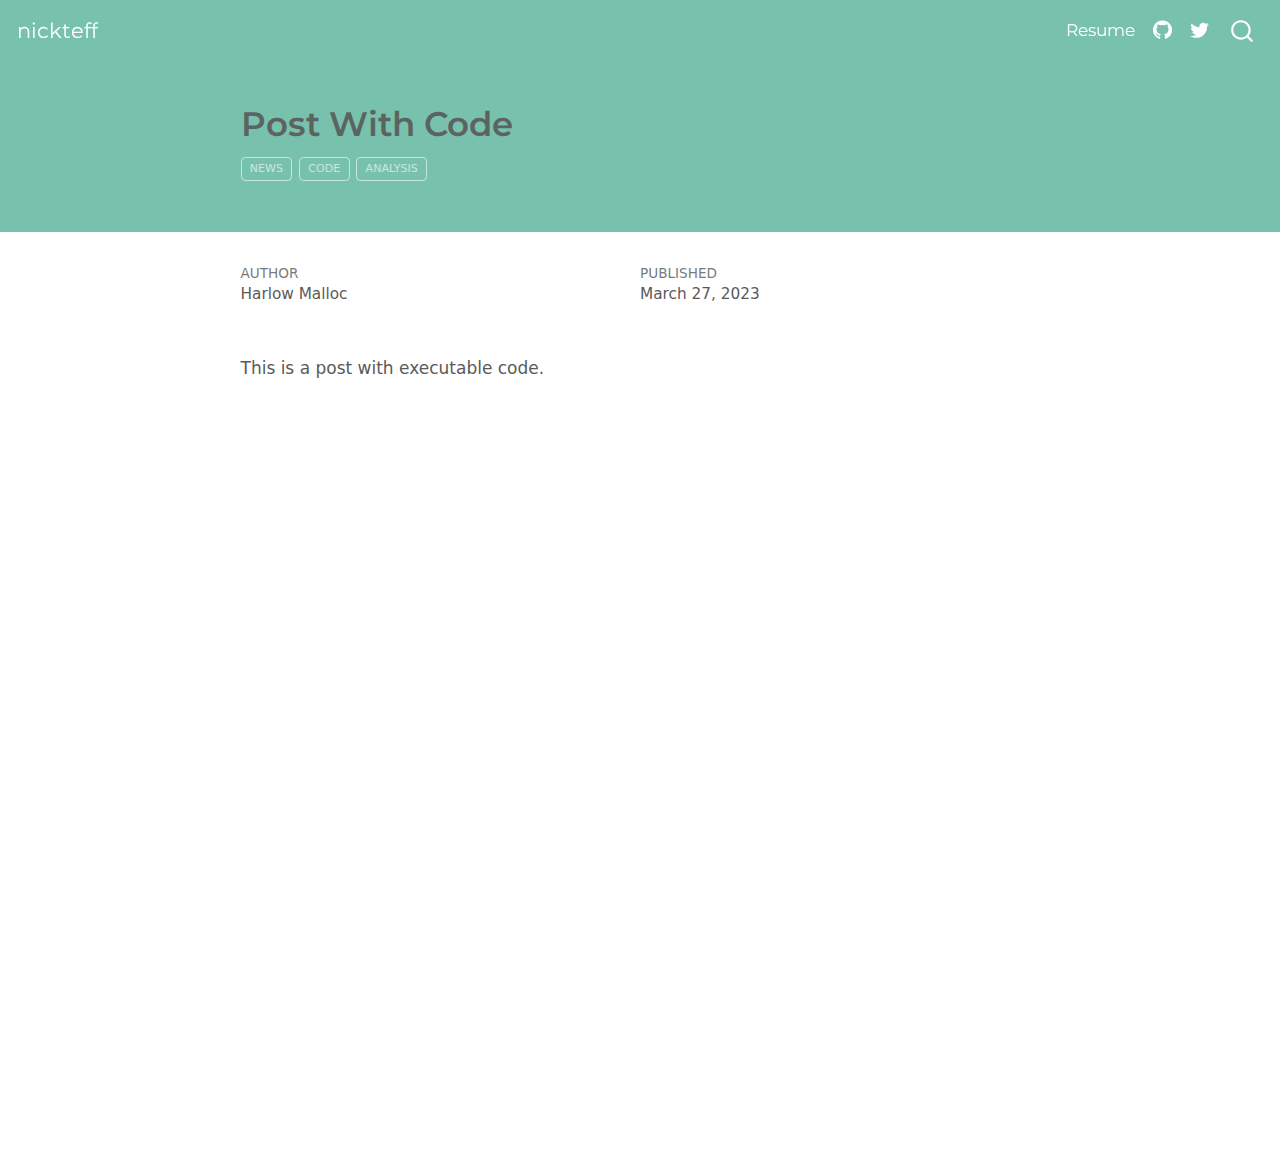
<file: docs/posts/post-with-code/index.html>
<!DOCTYPE html>
<html xmlns="http://www.w3.org/1999/xhtml" lang="en" xml:lang="en"><head>

<meta charset="utf-8">
<meta name="generator" content="quarto-1.3.290">

<meta name="viewport" content="width=device-width, initial-scale=1.0, user-scalable=yes">

<meta name="author" content="Harlow Malloc">
<meta name="dcterms.date" content="2023-03-27">

<title>nickteff - Post With Code</title>
<style>
code{white-space: pre-wrap;}
span.smallcaps{font-variant: small-caps;}
div.columns{display: flex; gap: min(4vw, 1.5em);}
div.column{flex: auto; overflow-x: auto;}
div.hanging-indent{margin-left: 1.5em; text-indent: -1.5em;}
ul.task-list{list-style: none;}
ul.task-list li input[type="checkbox"] {
  width: 0.8em;
  margin: 0 0.8em 0.2em -1em; /* quarto-specific, see https://github.com/quarto-dev/quarto-cli/issues/4556 */ 
  vertical-align: middle;
}
</style>


<script src="../../site_libs/quarto-nav/quarto-nav.js"></script>
<script src="../../site_libs/quarto-nav/headroom.min.js"></script>
<script src="../../site_libs/clipboard/clipboard.min.js"></script>
<script src="../../site_libs/quarto-search/autocomplete.umd.js"></script>
<script src="../../site_libs/quarto-search/fuse.min.js"></script>
<script src="../../site_libs/quarto-search/quarto-search.js"></script>
<meta name="quarto:offset" content="../../">
<script src="../../site_libs/quarto-html/quarto.js"></script>
<script src="../../site_libs/quarto-html/popper.min.js"></script>
<script src="../../site_libs/quarto-html/tippy.umd.min.js"></script>
<script src="../../site_libs/quarto-html/anchor.min.js"></script>
<link href="../../site_libs/quarto-html/tippy.css" rel="stylesheet">
<link href="../../site_libs/quarto-html/quarto-syntax-highlighting.css" rel="stylesheet" id="quarto-text-highlighting-styles">
<script src="../../site_libs/bootstrap/bootstrap.min.js"></script>
<link href="../../site_libs/bootstrap/bootstrap-icons.css" rel="stylesheet">
<link href="../../site_libs/bootstrap/bootstrap.min.css" rel="stylesheet" id="quarto-bootstrap" data-mode="light">
<script id="quarto-search-options" type="application/json">{
  "location": "navbar",
  "copy-button": false,
  "collapse-after": 3,
  "panel-placement": "end",
  "type": "overlay",
  "limit": 20,
  "language": {
    "search-no-results-text": "No results",
    "search-matching-documents-text": "matching documents",
    "search-copy-link-title": "Copy link to search",
    "search-hide-matches-text": "Hide additional matches",
    "search-more-match-text": "more match in this document",
    "search-more-matches-text": "more matches in this document",
    "search-clear-button-title": "Clear",
    "search-detached-cancel-button-title": "Cancel",
    "search-submit-button-title": "Submit"
  }
}</script>


</head>

<body class="nav-fixed fullcontent">

<div id="quarto-search-results"></div>
  <header id="quarto-header" class="headroom fixed-top">
    <nav class="navbar navbar-expand-lg navbar-dark ">
      <div class="navbar-container container-fluid">
      <div class="navbar-brand-container">
    <a class="navbar-brand" href="../../index.html">
    <span class="navbar-title">nickteff</span>
    </a>
  </div>
            <div id="quarto-search" class="" title="Search"></div>
          <button class="navbar-toggler" type="button" data-bs-toggle="collapse" data-bs-target="#navbarCollapse" aria-controls="navbarCollapse" aria-expanded="false" aria-label="Toggle navigation" onclick="if (window.quartoToggleHeadroom) { window.quartoToggleHeadroom(); }">
  <span class="navbar-toggler-icon"></span>
</button>
          <div class="collapse navbar-collapse" id="navbarCollapse">
            <ul class="navbar-nav navbar-nav-scroll ms-auto">
  <li class="nav-item">
    <a class="nav-link" href="../../resume.html" rel="" target="">
 <span class="menu-text">Resume</span></a>
  </li>  
  <li class="nav-item compact">
    <a class="nav-link" href="https://github.com/" rel="" target=""><i class="bi bi-github" role="img">
</i> 
 <span class="menu-text"></span></a>
  </li>  
  <li class="nav-item compact">
    <a class="nav-link" href="https://twitter.com" rel="" target=""><i class="bi bi-twitter" role="img">
</i> 
 <span class="menu-text"></span></a>
  </li>  
</ul>
            <div class="quarto-navbar-tools">
</div>
          </div> <!-- /navcollapse -->
      </div> <!-- /container-fluid -->
    </nav>
</header>
<!-- content -->
<header id="title-block-header" class="quarto-title-block default page-columns page-full">
  <div class="quarto-title-banner page-columns page-full">
    <div class="quarto-title column-body">
      <h1 class="title">Post With Code</h1>
                                <div class="quarto-categories">
                <div class="quarto-category">news</div>
                <div class="quarto-category">code</div>
                <div class="quarto-category">analysis</div>
              </div>
                  </div>
  </div>
    
  
  <div class="quarto-title-meta">

      <div>
      <div class="quarto-title-meta-heading">Author</div>
      <div class="quarto-title-meta-contents">
               <p>Harlow Malloc </p>
            </div>
    </div>
      
      <div>
      <div class="quarto-title-meta-heading">Published</div>
      <div class="quarto-title-meta-contents">
        <p class="date">March 27, 2023</p>
      </div>
    </div>
    
      
    </div>
    
  
  </header><div id="quarto-content" class="quarto-container page-columns page-rows-contents page-layout-article page-navbar">
<!-- sidebar -->
<!-- margin-sidebar -->
    
<!-- main -->
<main class="content quarto-banner-title-block" id="quarto-document-content">




<p>This is a post with executable code.</p>



</main> <!-- /main -->
<script id="quarto-html-after-body" type="application/javascript">
window.document.addEventListener("DOMContentLoaded", function (event) {
  const toggleBodyColorMode = (bsSheetEl) => {
    const mode = bsSheetEl.getAttribute("data-mode");
    const bodyEl = window.document.querySelector("body");
    if (mode === "dark") {
      bodyEl.classList.add("quarto-dark");
      bodyEl.classList.remove("quarto-light");
    } else {
      bodyEl.classList.add("quarto-light");
      bodyEl.classList.remove("quarto-dark");
    }
  }
  const toggleBodyColorPrimary = () => {
    const bsSheetEl = window.document.querySelector("link#quarto-bootstrap");
    if (bsSheetEl) {
      toggleBodyColorMode(bsSheetEl);
    }
  }
  toggleBodyColorPrimary();  
  const icon = "";
  const anchorJS = new window.AnchorJS();
  anchorJS.options = {
    placement: 'right',
    icon: icon
  };
  anchorJS.add('.anchored');
  const isCodeAnnotation = (el) => {
    for (const clz of el.classList) {
      if (clz.startsWith('code-annotation-')) {                     
        return true;
      }
    }
    return false;
  }
  const clipboard = new window.ClipboardJS('.code-copy-button', {
    text: function(trigger) {
      const codeEl = trigger.previousElementSibling.cloneNode(true);
      for (const childEl of codeEl.children) {
        if (isCodeAnnotation(childEl)) {
          childEl.remove();
        }
      }
      return codeEl.innerText;
    }
  });
  clipboard.on('success', function(e) {
    // button target
    const button = e.trigger;
    // don't keep focus
    button.blur();
    // flash "checked"
    button.classList.add('code-copy-button-checked');
    var currentTitle = button.getAttribute("title");
    button.setAttribute("title", "Copied!");
    let tooltip;
    if (window.bootstrap) {
      button.setAttribute("data-bs-toggle", "tooltip");
      button.setAttribute("data-bs-placement", "left");
      button.setAttribute("data-bs-title", "Copied!");
      tooltip = new bootstrap.Tooltip(button, 
        { trigger: "manual", 
          customClass: "code-copy-button-tooltip",
          offset: [0, -8]});
      tooltip.show();    
    }
    setTimeout(function() {
      if (tooltip) {
        tooltip.hide();
        button.removeAttribute("data-bs-title");
        button.removeAttribute("data-bs-toggle");
        button.removeAttribute("data-bs-placement");
      }
      button.setAttribute("title", currentTitle);
      button.classList.remove('code-copy-button-checked');
    }, 1000);
    // clear code selection
    e.clearSelection();
  });
  function tippyHover(el, contentFn) {
    const config = {
      allowHTML: true,
      content: contentFn,
      maxWidth: 500,
      delay: 100,
      arrow: false,
      appendTo: function(el) {
          return el.parentElement;
      },
      interactive: true,
      interactiveBorder: 10,
      theme: 'quarto',
      placement: 'bottom-start'
    };
    window.tippy(el, config); 
  }
  const noterefs = window.document.querySelectorAll('a[role="doc-noteref"]');
  for (var i=0; i<noterefs.length; i++) {
    const ref = noterefs[i];
    tippyHover(ref, function() {
      // use id or data attribute instead here
      let href = ref.getAttribute('data-footnote-href') || ref.getAttribute('href');
      try { href = new URL(href).hash; } catch {}
      const id = href.replace(/^#\/?/, "");
      const note = window.document.getElementById(id);
      return note.innerHTML;
    });
  }
      let selectedAnnoteEl;
      const selectorForAnnotation = ( cell, annotation) => {
        let cellAttr = 'data-code-cell="' + cell + '"';
        let lineAttr = 'data-code-annotation="' +  annotation + '"';
        const selector = 'span[' + cellAttr + '][' + lineAttr + ']';
        return selector;
      }
      const selectCodeLines = (annoteEl) => {
        const doc = window.document;
        const targetCell = annoteEl.getAttribute("data-target-cell");
        const targetAnnotation = annoteEl.getAttribute("data-target-annotation");
        const annoteSpan = window.document.querySelector(selectorForAnnotation(targetCell, targetAnnotation));
        const lines = annoteSpan.getAttribute("data-code-lines").split(",");
        const lineIds = lines.map((line) => {
          return targetCell + "-" + line;
        })
        let top = null;
        let height = null;
        let parent = null;
        if (lineIds.length > 0) {
            //compute the position of the single el (top and bottom and make a div)
            const el = window.document.getElementById(lineIds[0]);
            top = el.offsetTop;
            height = el.offsetHeight;
            parent = el.parentElement.parentElement;
          if (lineIds.length > 1) {
            const lastEl = window.document.getElementById(lineIds[lineIds.length - 1]);
            const bottom = lastEl.offsetTop + lastEl.offsetHeight;
            height = bottom - top;
          }
          if (top !== null && height !== null && parent !== null) {
            // cook up a div (if necessary) and position it 
            let div = window.document.getElementById("code-annotation-line-highlight");
            if (div === null) {
              div = window.document.createElement("div");
              div.setAttribute("id", "code-annotation-line-highlight");
              div.style.position = 'absolute';
              parent.appendChild(div);
            }
            div.style.top = top - 2 + "px";
            div.style.height = height + 4 + "px";
            let gutterDiv = window.document.getElementById("code-annotation-line-highlight-gutter");
            if (gutterDiv === null) {
              gutterDiv = window.document.createElement("div");
              gutterDiv.setAttribute("id", "code-annotation-line-highlight-gutter");
              gutterDiv.style.position = 'absolute';
              const codeCell = window.document.getElementById(targetCell);
              const gutter = codeCell.querySelector('.code-annotation-gutter');
              gutter.appendChild(gutterDiv);
            }
            gutterDiv.style.top = top - 2 + "px";
            gutterDiv.style.height = height + 4 + "px";
          }
          selectedAnnoteEl = annoteEl;
        }
      };
      const unselectCodeLines = () => {
        const elementsIds = ["code-annotation-line-highlight", "code-annotation-line-highlight-gutter"];
        elementsIds.forEach((elId) => {
          const div = window.document.getElementById(elId);
          if (div) {
            div.remove();
          }
        });
        selectedAnnoteEl = undefined;
      };
      // Attach click handler to the DT
      const annoteDls = window.document.querySelectorAll('dt[data-target-cell]');
      for (const annoteDlNode of annoteDls) {
        annoteDlNode.addEventListener('click', (event) => {
          const clickedEl = event.target;
          if (clickedEl !== selectedAnnoteEl) {
            unselectCodeLines();
            const activeEl = window.document.querySelector('dt[data-target-cell].code-annotation-active');
            if (activeEl) {
              activeEl.classList.remove('code-annotation-active');
            }
            selectCodeLines(clickedEl);
            clickedEl.classList.add('code-annotation-active');
          } else {
            // Unselect the line
            unselectCodeLines();
            clickedEl.classList.remove('code-annotation-active');
          }
        });
      }
  const findCites = (el) => {
    const parentEl = el.parentElement;
    if (parentEl) {
      const cites = parentEl.dataset.cites;
      if (cites) {
        return {
          el,
          cites: cites.split(' ')
        };
      } else {
        return findCites(el.parentElement)
      }
    } else {
      return undefined;
    }
  };
  var bibliorefs = window.document.querySelectorAll('a[role="doc-biblioref"]');
  for (var i=0; i<bibliorefs.length; i++) {
    const ref = bibliorefs[i];
    const citeInfo = findCites(ref);
    if (citeInfo) {
      tippyHover(citeInfo.el, function() {
        var popup = window.document.createElement('div');
        citeInfo.cites.forEach(function(cite) {
          var citeDiv = window.document.createElement('div');
          citeDiv.classList.add('hanging-indent');
          citeDiv.classList.add('csl-entry');
          var biblioDiv = window.document.getElementById('ref-' + cite);
          if (biblioDiv) {
            citeDiv.innerHTML = biblioDiv.innerHTML;
          }
          popup.appendChild(citeDiv);
        });
        return popup.innerHTML;
      });
    }
  }
});
</script>
</div> <!-- /content -->



</body></html>
</file>
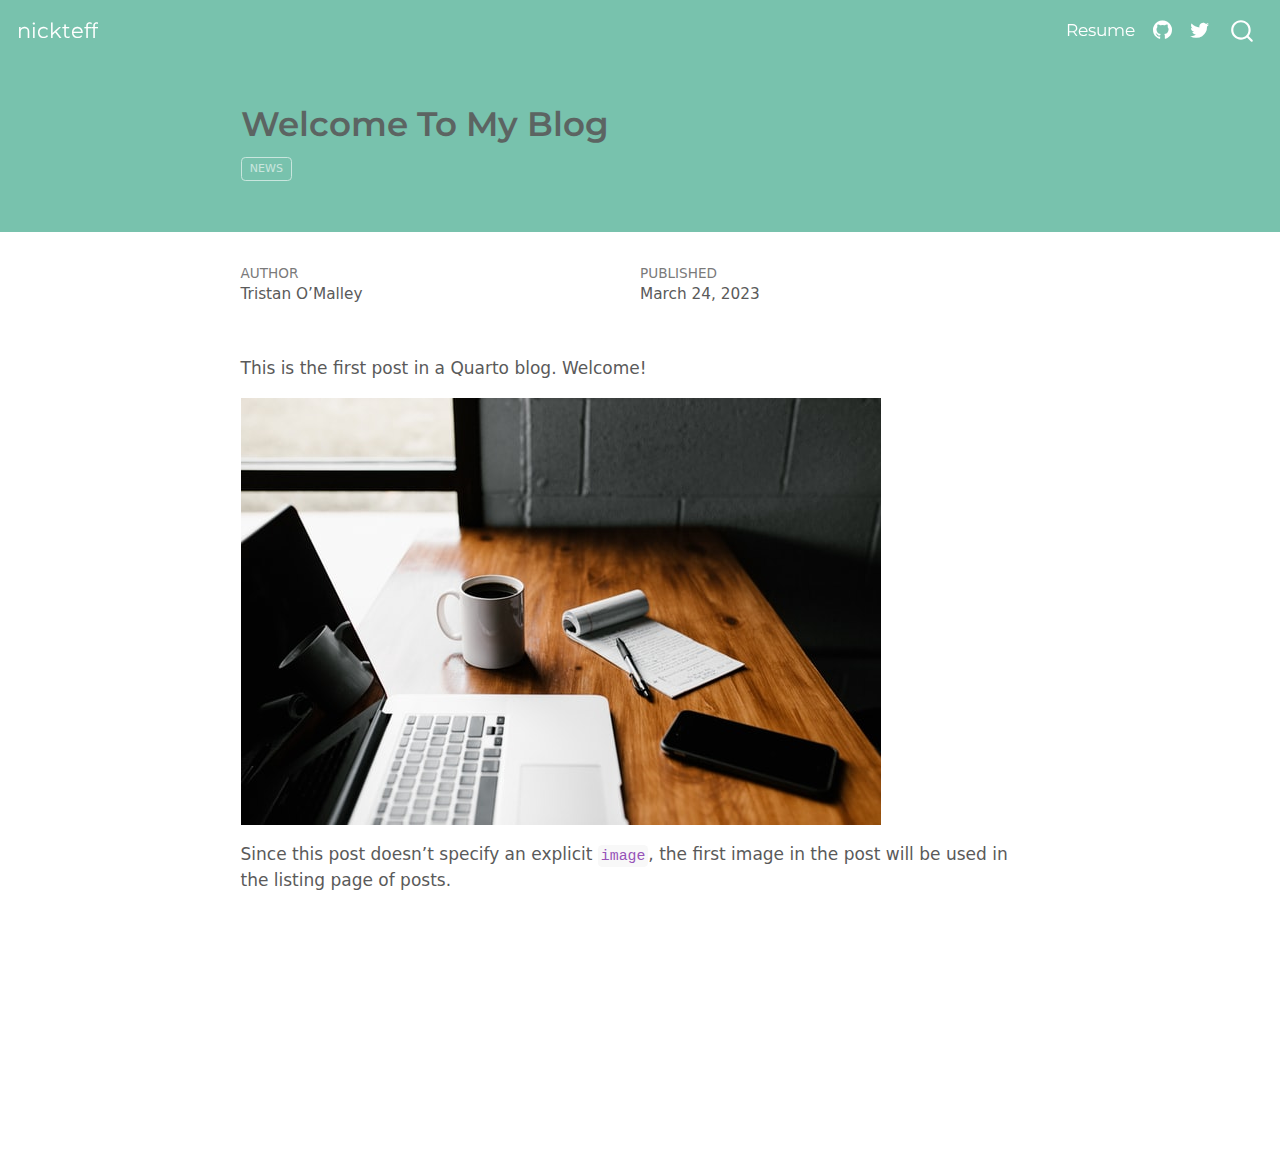
<file: docs/posts/welcome/index.html>
<!DOCTYPE html>
<html xmlns="http://www.w3.org/1999/xhtml" lang="en" xml:lang="en"><head>

<meta charset="utf-8">
<meta name="generator" content="quarto-1.3.290">

<meta name="viewport" content="width=device-width, initial-scale=1.0, user-scalable=yes">

<meta name="author" content="Tristan O’Malley">
<meta name="dcterms.date" content="2023-03-24">

<title>nickteff - Welcome To My Blog</title>
<style>
code{white-space: pre-wrap;}
span.smallcaps{font-variant: small-caps;}
div.columns{display: flex; gap: min(4vw, 1.5em);}
div.column{flex: auto; overflow-x: auto;}
div.hanging-indent{margin-left: 1.5em; text-indent: -1.5em;}
ul.task-list{list-style: none;}
ul.task-list li input[type="checkbox"] {
  width: 0.8em;
  margin: 0 0.8em 0.2em -1em; /* quarto-specific, see https://github.com/quarto-dev/quarto-cli/issues/4556 */ 
  vertical-align: middle;
}
</style>


<script src="../../site_libs/quarto-nav/quarto-nav.js"></script>
<script src="../../site_libs/quarto-nav/headroom.min.js"></script>
<script src="../../site_libs/clipboard/clipboard.min.js"></script>
<script src="../../site_libs/quarto-search/autocomplete.umd.js"></script>
<script src="../../site_libs/quarto-search/fuse.min.js"></script>
<script src="../../site_libs/quarto-search/quarto-search.js"></script>
<meta name="quarto:offset" content="../../">
<script src="../../site_libs/quarto-html/quarto.js"></script>
<script src="../../site_libs/quarto-html/popper.min.js"></script>
<script src="../../site_libs/quarto-html/tippy.umd.min.js"></script>
<script src="../../site_libs/quarto-html/anchor.min.js"></script>
<link href="../../site_libs/quarto-html/tippy.css" rel="stylesheet">
<link href="../../site_libs/quarto-html/quarto-syntax-highlighting.css" rel="stylesheet" id="quarto-text-highlighting-styles">
<script src="../../site_libs/bootstrap/bootstrap.min.js"></script>
<link href="../../site_libs/bootstrap/bootstrap-icons.css" rel="stylesheet">
<link href="../../site_libs/bootstrap/bootstrap.min.css" rel="stylesheet" id="quarto-bootstrap" data-mode="light">
<script id="quarto-search-options" type="application/json">{
  "location": "navbar",
  "copy-button": false,
  "collapse-after": 3,
  "panel-placement": "end",
  "type": "overlay",
  "limit": 20,
  "language": {
    "search-no-results-text": "No results",
    "search-matching-documents-text": "matching documents",
    "search-copy-link-title": "Copy link to search",
    "search-hide-matches-text": "Hide additional matches",
    "search-more-match-text": "more match in this document",
    "search-more-matches-text": "more matches in this document",
    "search-clear-button-title": "Clear",
    "search-detached-cancel-button-title": "Cancel",
    "search-submit-button-title": "Submit"
  }
}</script>


</head>

<body class="nav-fixed fullcontent">

<div id="quarto-search-results"></div>
  <header id="quarto-header" class="headroom fixed-top">
    <nav class="navbar navbar-expand-lg navbar-dark ">
      <div class="navbar-container container-fluid">
      <div class="navbar-brand-container">
    <a class="navbar-brand" href="../../index.html">
    <span class="navbar-title">nickteff</span>
    </a>
  </div>
            <div id="quarto-search" class="" title="Search"></div>
          <button class="navbar-toggler" type="button" data-bs-toggle="collapse" data-bs-target="#navbarCollapse" aria-controls="navbarCollapse" aria-expanded="false" aria-label="Toggle navigation" onclick="if (window.quartoToggleHeadroom) { window.quartoToggleHeadroom(); }">
  <span class="navbar-toggler-icon"></span>
</button>
          <div class="collapse navbar-collapse" id="navbarCollapse">
            <ul class="navbar-nav navbar-nav-scroll ms-auto">
  <li class="nav-item">
    <a class="nav-link" href="../../resume.html" rel="" target="">
 <span class="menu-text">Resume</span></a>
  </li>  
  <li class="nav-item compact">
    <a class="nav-link" href="https://github.com/" rel="" target=""><i class="bi bi-github" role="img">
</i> 
 <span class="menu-text"></span></a>
  </li>  
  <li class="nav-item compact">
    <a class="nav-link" href="https://twitter.com" rel="" target=""><i class="bi bi-twitter" role="img">
</i> 
 <span class="menu-text"></span></a>
  </li>  
</ul>
            <div class="quarto-navbar-tools">
</div>
          </div> <!-- /navcollapse -->
      </div> <!-- /container-fluid -->
    </nav>
</header>
<!-- content -->
<header id="title-block-header" class="quarto-title-block default page-columns page-full">
  <div class="quarto-title-banner page-columns page-full">
    <div class="quarto-title column-body">
      <h1 class="title">Welcome To My Blog</h1>
                                <div class="quarto-categories">
                <div class="quarto-category">news</div>
              </div>
                  </div>
  </div>
    
  
  <div class="quarto-title-meta">

      <div>
      <div class="quarto-title-meta-heading">Author</div>
      <div class="quarto-title-meta-contents">
               <p>Tristan O’Malley </p>
            </div>
    </div>
      
      <div>
      <div class="quarto-title-meta-heading">Published</div>
      <div class="quarto-title-meta-contents">
        <p class="date">March 24, 2023</p>
      </div>
    </div>
    
      
    </div>
    
  
  </header><div id="quarto-content" class="quarto-container page-columns page-rows-contents page-layout-article page-navbar">
<!-- sidebar -->
<!-- margin-sidebar -->
    
<!-- main -->
<main class="content quarto-banner-title-block" id="quarto-document-content">




<p>This is the first post in a Quarto blog. Welcome!</p>
<p><img src="thumbnail.jpg" class="quarto-discovered-preview-image img-fluid"></p>
<p>Since this post doesn’t specify an explicit <code>image</code>, the first image in the post will be used in the listing page of posts.</p>



</main> <!-- /main -->
<script id="quarto-html-after-body" type="application/javascript">
window.document.addEventListener("DOMContentLoaded", function (event) {
  const toggleBodyColorMode = (bsSheetEl) => {
    const mode = bsSheetEl.getAttribute("data-mode");
    const bodyEl = window.document.querySelector("body");
    if (mode === "dark") {
      bodyEl.classList.add("quarto-dark");
      bodyEl.classList.remove("quarto-light");
    } else {
      bodyEl.classList.add("quarto-light");
      bodyEl.classList.remove("quarto-dark");
    }
  }
  const toggleBodyColorPrimary = () => {
    const bsSheetEl = window.document.querySelector("link#quarto-bootstrap");
    if (bsSheetEl) {
      toggleBodyColorMode(bsSheetEl);
    }
  }
  toggleBodyColorPrimary();  
  const icon = "";
  const anchorJS = new window.AnchorJS();
  anchorJS.options = {
    placement: 'right',
    icon: icon
  };
  anchorJS.add('.anchored');
  const isCodeAnnotation = (el) => {
    for (const clz of el.classList) {
      if (clz.startsWith('code-annotation-')) {                     
        return true;
      }
    }
    return false;
  }
  const clipboard = new window.ClipboardJS('.code-copy-button', {
    text: function(trigger) {
      const codeEl = trigger.previousElementSibling.cloneNode(true);
      for (const childEl of codeEl.children) {
        if (isCodeAnnotation(childEl)) {
          childEl.remove();
        }
      }
      return codeEl.innerText;
    }
  });
  clipboard.on('success', function(e) {
    // button target
    const button = e.trigger;
    // don't keep focus
    button.blur();
    // flash "checked"
    button.classList.add('code-copy-button-checked');
    var currentTitle = button.getAttribute("title");
    button.setAttribute("title", "Copied!");
    let tooltip;
    if (window.bootstrap) {
      button.setAttribute("data-bs-toggle", "tooltip");
      button.setAttribute("data-bs-placement", "left");
      button.setAttribute("data-bs-title", "Copied!");
      tooltip = new bootstrap.Tooltip(button, 
        { trigger: "manual", 
          customClass: "code-copy-button-tooltip",
          offset: [0, -8]});
      tooltip.show();    
    }
    setTimeout(function() {
      if (tooltip) {
        tooltip.hide();
        button.removeAttribute("data-bs-title");
        button.removeAttribute("data-bs-toggle");
        button.removeAttribute("data-bs-placement");
      }
      button.setAttribute("title", currentTitle);
      button.classList.remove('code-copy-button-checked');
    }, 1000);
    // clear code selection
    e.clearSelection();
  });
  function tippyHover(el, contentFn) {
    const config = {
      allowHTML: true,
      content: contentFn,
      maxWidth: 500,
      delay: 100,
      arrow: false,
      appendTo: function(el) {
          return el.parentElement;
      },
      interactive: true,
      interactiveBorder: 10,
      theme: 'quarto',
      placement: 'bottom-start'
    };
    window.tippy(el, config); 
  }
  const noterefs = window.document.querySelectorAll('a[role="doc-noteref"]');
  for (var i=0; i<noterefs.length; i++) {
    const ref = noterefs[i];
    tippyHover(ref, function() {
      // use id or data attribute instead here
      let href = ref.getAttribute('data-footnote-href') || ref.getAttribute('href');
      try { href = new URL(href).hash; } catch {}
      const id = href.replace(/^#\/?/, "");
      const note = window.document.getElementById(id);
      return note.innerHTML;
    });
  }
      let selectedAnnoteEl;
      const selectorForAnnotation = ( cell, annotation) => {
        let cellAttr = 'data-code-cell="' + cell + '"';
        let lineAttr = 'data-code-annotation="' +  annotation + '"';
        const selector = 'span[' + cellAttr + '][' + lineAttr + ']';
        return selector;
      }
      const selectCodeLines = (annoteEl) => {
        const doc = window.document;
        const targetCell = annoteEl.getAttribute("data-target-cell");
        const targetAnnotation = annoteEl.getAttribute("data-target-annotation");
        const annoteSpan = window.document.querySelector(selectorForAnnotation(targetCell, targetAnnotation));
        const lines = annoteSpan.getAttribute("data-code-lines").split(",");
        const lineIds = lines.map((line) => {
          return targetCell + "-" + line;
        })
        let top = null;
        let height = null;
        let parent = null;
        if (lineIds.length > 0) {
            //compute the position of the single el (top and bottom and make a div)
            const el = window.document.getElementById(lineIds[0]);
            top = el.offsetTop;
            height = el.offsetHeight;
            parent = el.parentElement.parentElement;
          if (lineIds.length > 1) {
            const lastEl = window.document.getElementById(lineIds[lineIds.length - 1]);
            const bottom = lastEl.offsetTop + lastEl.offsetHeight;
            height = bottom - top;
          }
          if (top !== null && height !== null && parent !== null) {
            // cook up a div (if necessary) and position it 
            let div = window.document.getElementById("code-annotation-line-highlight");
            if (div === null) {
              div = window.document.createElement("div");
              div.setAttribute("id", "code-annotation-line-highlight");
              div.style.position = 'absolute';
              parent.appendChild(div);
            }
            div.style.top = top - 2 + "px";
            div.style.height = height + 4 + "px";
            let gutterDiv = window.document.getElementById("code-annotation-line-highlight-gutter");
            if (gutterDiv === null) {
              gutterDiv = window.document.createElement("div");
              gutterDiv.setAttribute("id", "code-annotation-line-highlight-gutter");
              gutterDiv.style.position = 'absolute';
              const codeCell = window.document.getElementById(targetCell);
              const gutter = codeCell.querySelector('.code-annotation-gutter');
              gutter.appendChild(gutterDiv);
            }
            gutterDiv.style.top = top - 2 + "px";
            gutterDiv.style.height = height + 4 + "px";
          }
          selectedAnnoteEl = annoteEl;
        }
      };
      const unselectCodeLines = () => {
        const elementsIds = ["code-annotation-line-highlight", "code-annotation-line-highlight-gutter"];
        elementsIds.forEach((elId) => {
          const div = window.document.getElementById(elId);
          if (div) {
            div.remove();
          }
        });
        selectedAnnoteEl = undefined;
      };
      // Attach click handler to the DT
      const annoteDls = window.document.querySelectorAll('dt[data-target-cell]');
      for (const annoteDlNode of annoteDls) {
        annoteDlNode.addEventListener('click', (event) => {
          const clickedEl = event.target;
          if (clickedEl !== selectedAnnoteEl) {
            unselectCodeLines();
            const activeEl = window.document.querySelector('dt[data-target-cell].code-annotation-active');
            if (activeEl) {
              activeEl.classList.remove('code-annotation-active');
            }
            selectCodeLines(clickedEl);
            clickedEl.classList.add('code-annotation-active');
          } else {
            // Unselect the line
            unselectCodeLines();
            clickedEl.classList.remove('code-annotation-active');
          }
        });
      }
  const findCites = (el) => {
    const parentEl = el.parentElement;
    if (parentEl) {
      const cites = parentEl.dataset.cites;
      if (cites) {
        return {
          el,
          cites: cites.split(' ')
        };
      } else {
        return findCites(el.parentElement)
      }
    } else {
      return undefined;
    }
  };
  var bibliorefs = window.document.querySelectorAll('a[role="doc-biblioref"]');
  for (var i=0; i<bibliorefs.length; i++) {
    const ref = bibliorefs[i];
    const citeInfo = findCites(ref);
    if (citeInfo) {
      tippyHover(citeInfo.el, function() {
        var popup = window.document.createElement('div');
        citeInfo.cites.forEach(function(cite) {
          var citeDiv = window.document.createElement('div');
          citeDiv.classList.add('hanging-indent');
          citeDiv.classList.add('csl-entry');
          var biblioDiv = window.document.getElementById('ref-' + cite);
          if (biblioDiv) {
            citeDiv.innerHTML = biblioDiv.innerHTML;
          }
          popup.appendChild(citeDiv);
        });
        return popup.innerHTML;
      });
    }
  }
});
</script>
</div> <!-- /content -->



</body></html>
</file>
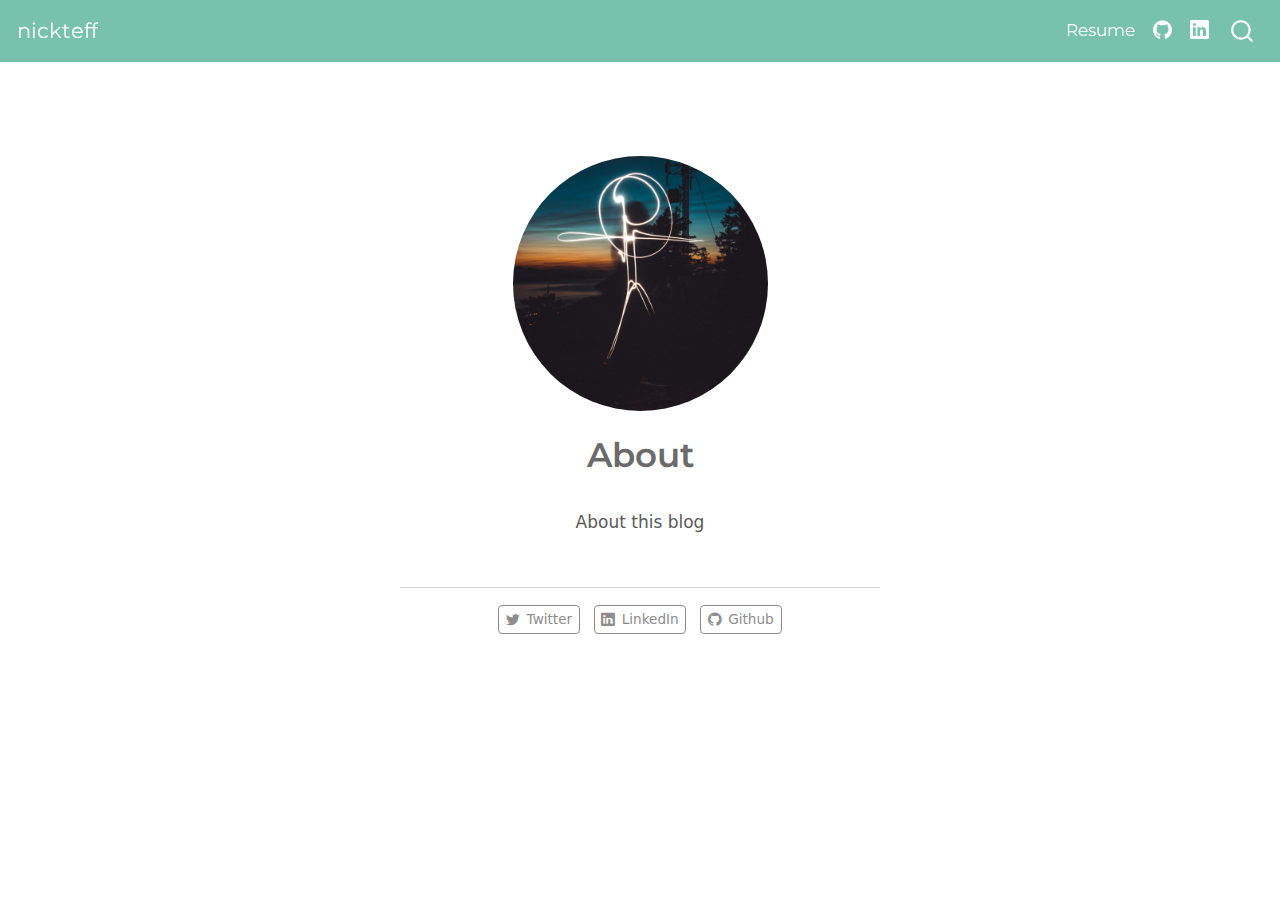
<file: about.html>
<!DOCTYPE html>
<html xmlns="http://www.w3.org/1999/xhtml" lang="en" xml:lang="en"><head>

<meta charset="utf-8">
<meta name="generator" content="quarto-1.3.290">

<meta name="viewport" content="width=device-width, initial-scale=1.0, user-scalable=yes">


<title>nickteff - About</title>
<style>
code{white-space: pre-wrap;}
span.smallcaps{font-variant: small-caps;}
div.columns{display: flex; gap: min(4vw, 1.5em);}
div.column{flex: auto; overflow-x: auto;}
div.hanging-indent{margin-left: 1.5em; text-indent: -1.5em;}
ul.task-list{list-style: none;}
ul.task-list li input[type="checkbox"] {
  width: 0.8em;
  margin: 0 0.8em 0.2em -1em; /* quarto-specific, see https://github.com/quarto-dev/quarto-cli/issues/4556 */ 
  vertical-align: middle;
}
</style>


<script src="site_libs/quarto-nav/quarto-nav.js"></script>
<script src="site_libs/quarto-nav/headroom.min.js"></script>
<script src="site_libs/clipboard/clipboard.min.js"></script>
<script src="site_libs/quarto-search/autocomplete.umd.js"></script>
<script src="site_libs/quarto-search/fuse.min.js"></script>
<script src="site_libs/quarto-search/quarto-search.js"></script>
<meta name="quarto:offset" content="./">
<script src="site_libs/quarto-html/quarto.js"></script>
<script src="site_libs/quarto-html/popper.min.js"></script>
<script src="site_libs/quarto-html/tippy.umd.min.js"></script>
<link href="site_libs/quarto-html/tippy.css" rel="stylesheet">
<link href="site_libs/quarto-html/quarto-syntax-highlighting.css" rel="stylesheet" id="quarto-text-highlighting-styles">
<script src="site_libs/bootstrap/bootstrap.min.js"></script>
<link href="site_libs/bootstrap/bootstrap-icons.css" rel="stylesheet">
<link href="site_libs/bootstrap/bootstrap.min.css" rel="stylesheet" id="quarto-bootstrap" data-mode="light">
<script id="quarto-search-options" type="application/json">{
  "location": "navbar",
  "copy-button": false,
  "collapse-after": 3,
  "panel-placement": "end",
  "type": "overlay",
  "limit": 20,
  "language": {
    "search-no-results-text": "No results",
    "search-matching-documents-text": "matching documents",
    "search-copy-link-title": "Copy link to search",
    "search-hide-matches-text": "Hide additional matches",
    "search-more-match-text": "more match in this document",
    "search-more-matches-text": "more matches in this document",
    "search-clear-button-title": "Clear",
    "search-detached-cancel-button-title": "Cancel",
    "search-submit-button-title": "Submit"
  }
}</script>


</head>

<body class="nav-fixed fullcontent">

<div id="quarto-search-results"></div>
  <header id="quarto-header" class="headroom fixed-top">
    <nav class="navbar navbar-expand-lg navbar-dark ">
      <div class="navbar-container container-fluid">
      <div class="navbar-brand-container">
    <a class="navbar-brand" href="./index.html">
    <span class="navbar-title">nickteff</span>
    </a>
  </div>
            <div id="quarto-search" class="" title="Search"></div>
          <button class="navbar-toggler" type="button" data-bs-toggle="collapse" data-bs-target="#navbarCollapse" aria-controls="navbarCollapse" aria-expanded="false" aria-label="Toggle navigation" onclick="if (window.quartoToggleHeadroom) { window.quartoToggleHeadroom(); }">
  <span class="navbar-toggler-icon"></span>
</button>
          <div class="collapse navbar-collapse" id="navbarCollapse">
            <ul class="navbar-nav navbar-nav-scroll ms-auto">
  <li class="nav-item">
    <a class="nav-link" href="./resume.html" rel="" target="">
 <span class="menu-text">Resume</span></a>
  </li>  
  <li class="nav-item compact">
    <a class="nav-link" href="https://github.com/nickteff" rel="" target=""><i class="bi bi-github" role="img">
</i> 
 <span class="menu-text"></span></a>
  </li>  
  <li class="nav-item compact">
    <a class="nav-link" href="https://www.linkedin.com/in/nickteff/" rel="" target=""><i class="bi bi-linkedin" role="img">
</i> 
 <span class="menu-text"></span></a>
  </li>  
</ul>
            <div class="quarto-navbar-tools">
</div>
          </div> <!-- /navcollapse -->
      </div> <!-- /container-fluid -->
    </nav>
</header>
<!-- content -->
<div id="quarto-content" class="quarto-container page-columns page-rows-contents page-layout-article page-navbar">
<!-- sidebar -->
<!-- margin-sidebar -->
    
<!-- main -->
<div class="quarto-about-jolla">
  <img src="profile.jpg" class="about-image
  round " style="height: 15em; width: 15em;">
 <header id="title-block-header" class="quarto-title-block default">
<div class="quarto-title">
<h1 class="title">About</h1>
</div>
<div class="quarto-title-meta">
  </div>
</header><main class="content" id="quarto-document-content">
<p>About this blog</p>


</main> 
  <hr class="about-sep">
   <div class="about-links">
  <a href="https://twitter.com" class="about-link" rel="" target="">
    <i class="bi bi-twitter"></i>
     <span class="about-link-text">Twitter</span>
  </a>
  <a href="https://linkedin.com" class="about-link" rel="" target="">
    <i class="bi bi-linkedin"></i>
     <span class="about-link-text">LinkedIn</span>
  </a>
  <a href="https://github.com" class="about-link" rel="" target="">
    <i class="bi bi-github"></i>
     <span class="about-link-text">Github</span>
  </a>
</div>
</div>
 <!-- /main -->
<script id="quarto-html-after-body" type="application/javascript">
window.document.addEventListener("DOMContentLoaded", function (event) {
  const toggleBodyColorMode = (bsSheetEl) => {
    const mode = bsSheetEl.getAttribute("data-mode");
    const bodyEl = window.document.querySelector("body");
    if (mode === "dark") {
      bodyEl.classList.add("quarto-dark");
      bodyEl.classList.remove("quarto-light");
    } else {
      bodyEl.classList.add("quarto-light");
      bodyEl.classList.remove("quarto-dark");
    }
  }
  const toggleBodyColorPrimary = () => {
    const bsSheetEl = window.document.querySelector("link#quarto-bootstrap");
    if (bsSheetEl) {
      toggleBodyColorMode(bsSheetEl);
    }
  }
  toggleBodyColorPrimary();  
  const isCodeAnnotation = (el) => {
    for (const clz of el.classList) {
      if (clz.startsWith('code-annotation-')) {                     
        return true;
      }
    }
    return false;
  }
  const clipboard = new window.ClipboardJS('.code-copy-button', {
    text: function(trigger) {
      const codeEl = trigger.previousElementSibling.cloneNode(true);
      for (const childEl of codeEl.children) {
        if (isCodeAnnotation(childEl)) {
          childEl.remove();
        }
      }
      return codeEl.innerText;
    }
  });
  clipboard.on('success', function(e) {
    // button target
    const button = e.trigger;
    // don't keep focus
    button.blur();
    // flash "checked"
    button.classList.add('code-copy-button-checked');
    var currentTitle = button.getAttribute("title");
    button.setAttribute("title", "Copied!");
    let tooltip;
    if (window.bootstrap) {
      button.setAttribute("data-bs-toggle", "tooltip");
      button.setAttribute("data-bs-placement", "left");
      button.setAttribute("data-bs-title", "Copied!");
      tooltip = new bootstrap.Tooltip(button, 
        { trigger: "manual", 
          customClass: "code-copy-button-tooltip",
          offset: [0, -8]});
      tooltip.show();    
    }
    setTimeout(function() {
      if (tooltip) {
        tooltip.hide();
        button.removeAttribute("data-bs-title");
        button.removeAttribute("data-bs-toggle");
        button.removeAttribute("data-bs-placement");
      }
      button.setAttribute("title", currentTitle);
      button.classList.remove('code-copy-button-checked');
    }, 1000);
    // clear code selection
    e.clearSelection();
  });
  function tippyHover(el, contentFn) {
    const config = {
      allowHTML: true,
      content: contentFn,
      maxWidth: 500,
      delay: 100,
      arrow: false,
      appendTo: function(el) {
          return el.parentElement;
      },
      interactive: true,
      interactiveBorder: 10,
      theme: 'quarto',
      placement: 'bottom-start'
    };
    window.tippy(el, config); 
  }
  const noterefs = window.document.querySelectorAll('a[role="doc-noteref"]');
  for (var i=0; i<noterefs.length; i++) {
    const ref = noterefs[i];
    tippyHover(ref, function() {
      // use id or data attribute instead here
      let href = ref.getAttribute('data-footnote-href') || ref.getAttribute('href');
      try { href = new URL(href).hash; } catch {}
      const id = href.replace(/^#\/?/, "");
      const note = window.document.getElementById(id);
      return note.innerHTML;
    });
  }
      let selectedAnnoteEl;
      const selectorForAnnotation = ( cell, annotation) => {
        let cellAttr = 'data-code-cell="' + cell + '"';
        let lineAttr = 'data-code-annotation="' +  annotation + '"';
        const selector = 'span[' + cellAttr + '][' + lineAttr + ']';
        return selector;
      }
      const selectCodeLines = (annoteEl) => {
        const doc = window.document;
        const targetCell = annoteEl.getAttribute("data-target-cell");
        const targetAnnotation = annoteEl.getAttribute("data-target-annotation");
        const annoteSpan = window.document.querySelector(selectorForAnnotation(targetCell, targetAnnotation));
        const lines = annoteSpan.getAttribute("data-code-lines").split(",");
        const lineIds = lines.map((line) => {
          return targetCell + "-" + line;
        })
        let top = null;
        let height = null;
        let parent = null;
        if (lineIds.length > 0) {
            //compute the position of the single el (top and bottom and make a div)
            const el = window.document.getElementById(lineIds[0]);
            top = el.offsetTop;
            height = el.offsetHeight;
            parent = el.parentElement.parentElement;
          if (lineIds.length > 1) {
            const lastEl = window.document.getElementById(lineIds[lineIds.length - 1]);
            const bottom = lastEl.offsetTop + lastEl.offsetHeight;
            height = bottom - top;
          }
          if (top !== null && height !== null && parent !== null) {
            // cook up a div (if necessary) and position it 
            let div = window.document.getElementById("code-annotation-line-highlight");
            if (div === null) {
              div = window.document.createElement("div");
              div.setAttribute("id", "code-annotation-line-highlight");
              div.style.position = 'absolute';
              parent.appendChild(div);
            }
            div.style.top = top - 2 + "px";
            div.style.height = height + 4 + "px";
            let gutterDiv = window.document.getElementById("code-annotation-line-highlight-gutter");
            if (gutterDiv === null) {
              gutterDiv = window.document.createElement("div");
              gutterDiv.setAttribute("id", "code-annotation-line-highlight-gutter");
              gutterDiv.style.position = 'absolute';
              const codeCell = window.document.getElementById(targetCell);
              const gutter = codeCell.querySelector('.code-annotation-gutter');
              gutter.appendChild(gutterDiv);
            }
            gutterDiv.style.top = top - 2 + "px";
            gutterDiv.style.height = height + 4 + "px";
          }
          selectedAnnoteEl = annoteEl;
        }
      };
      const unselectCodeLines = () => {
        const elementsIds = ["code-annotation-line-highlight", "code-annotation-line-highlight-gutter"];
        elementsIds.forEach((elId) => {
          const div = window.document.getElementById(elId);
          if (div) {
            div.remove();
          }
        });
        selectedAnnoteEl = undefined;
      };
      // Attach click handler to the DT
      const annoteDls = window.document.querySelectorAll('dt[data-target-cell]');
      for (const annoteDlNode of annoteDls) {
        annoteDlNode.addEventListener('click', (event) => {
          const clickedEl = event.target;
          if (clickedEl !== selectedAnnoteEl) {
            unselectCodeLines();
            const activeEl = window.document.querySelector('dt[data-target-cell].code-annotation-active');
            if (activeEl) {
              activeEl.classList.remove('code-annotation-active');
            }
            selectCodeLines(clickedEl);
            clickedEl.classList.add('code-annotation-active');
          } else {
            // Unselect the line
            unselectCodeLines();
            clickedEl.classList.remove('code-annotation-active');
          }
        });
      }
  const findCites = (el) => {
    const parentEl = el.parentElement;
    if (parentEl) {
      const cites = parentEl.dataset.cites;
      if (cites) {
        return {
          el,
          cites: cites.split(' ')
        };
      } else {
        return findCites(el.parentElement)
      }
    } else {
      return undefined;
    }
  };
  var bibliorefs = window.document.querySelectorAll('a[role="doc-biblioref"]');
  for (var i=0; i<bibliorefs.length; i++) {
    const ref = bibliorefs[i];
    const citeInfo = findCites(ref);
    if (citeInfo) {
      tippyHover(citeInfo.el, function() {
        var popup = window.document.createElement('div');
        citeInfo.cites.forEach(function(cite) {
          var citeDiv = window.document.createElement('div');
          citeDiv.classList.add('hanging-indent');
          citeDiv.classList.add('csl-entry');
          var biblioDiv = window.document.getElementById('ref-' + cite);
          if (biblioDiv) {
            citeDiv.innerHTML = biblioDiv.innerHTML;
          }
          popup.appendChild(citeDiv);
        });
        return popup.innerHTML;
      });
    }
  }
});
</script>
</div> <!-- /content -->



</body></html>
</file>
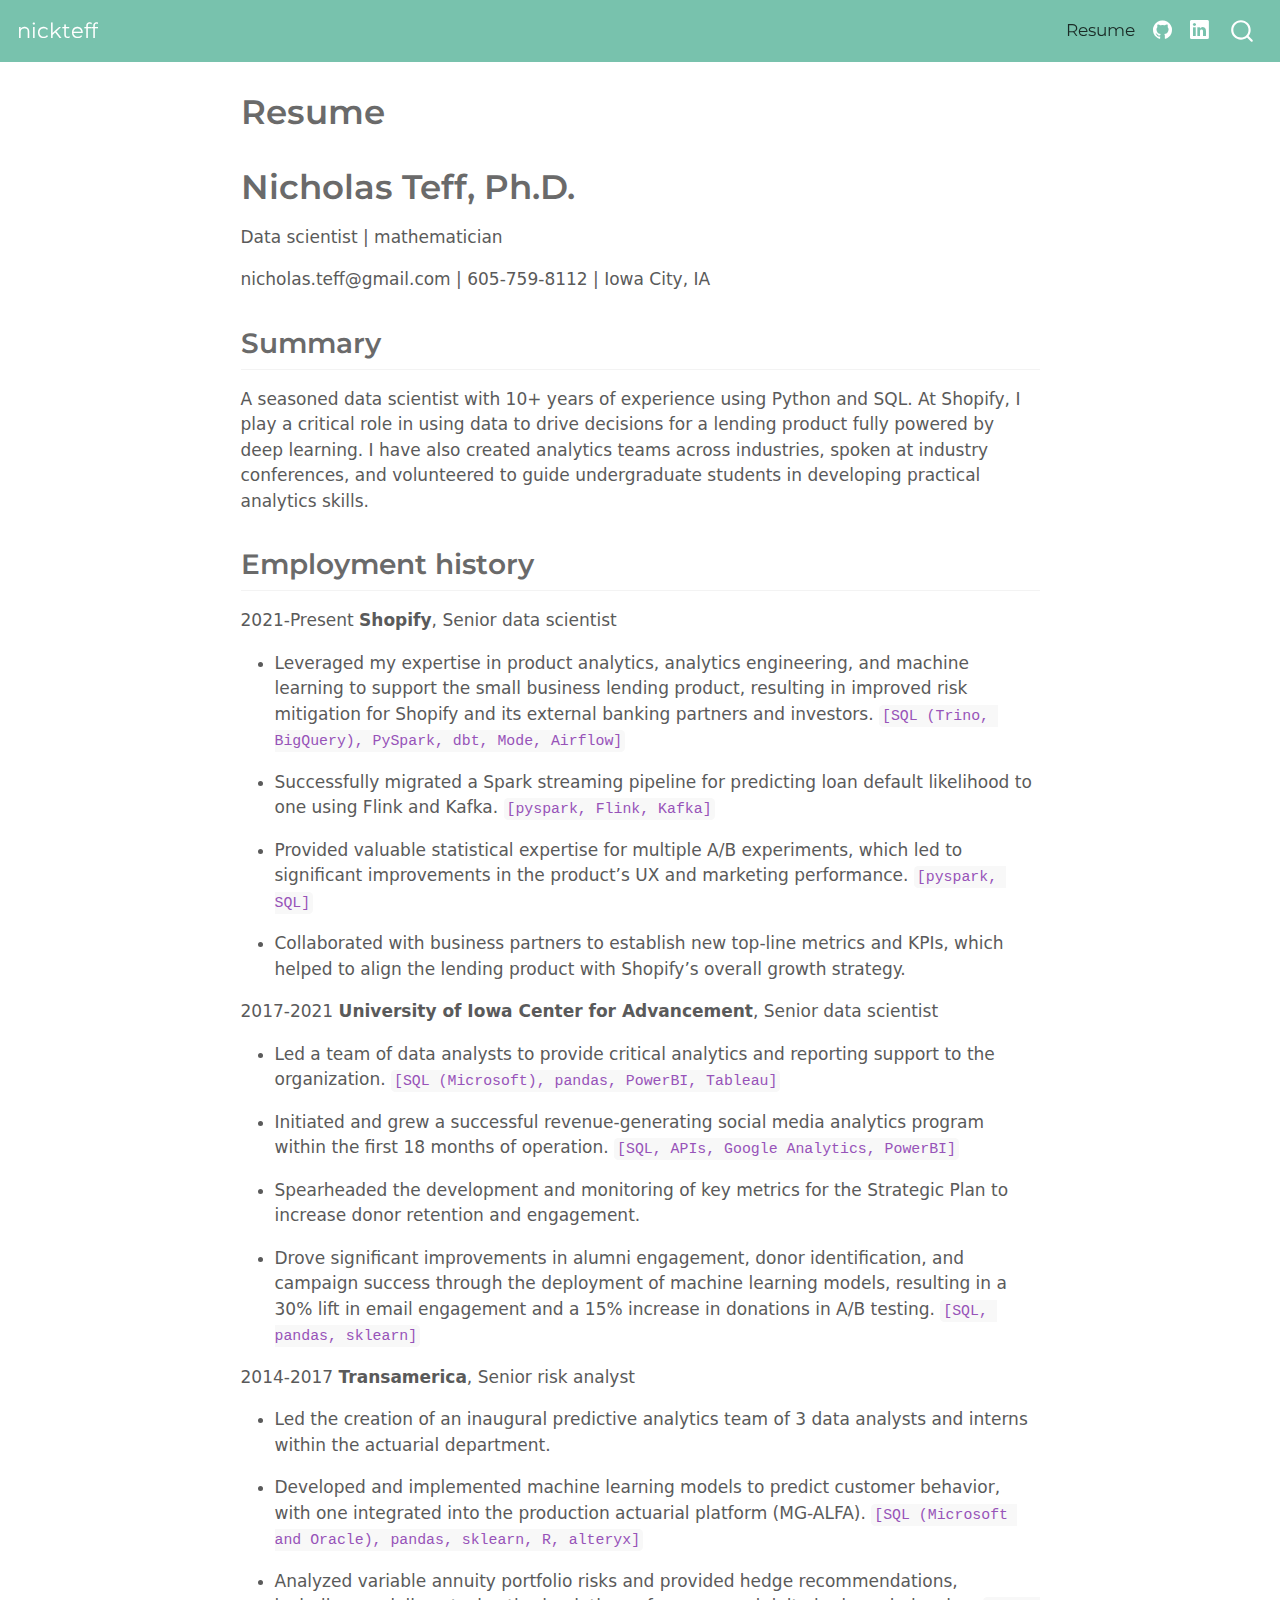
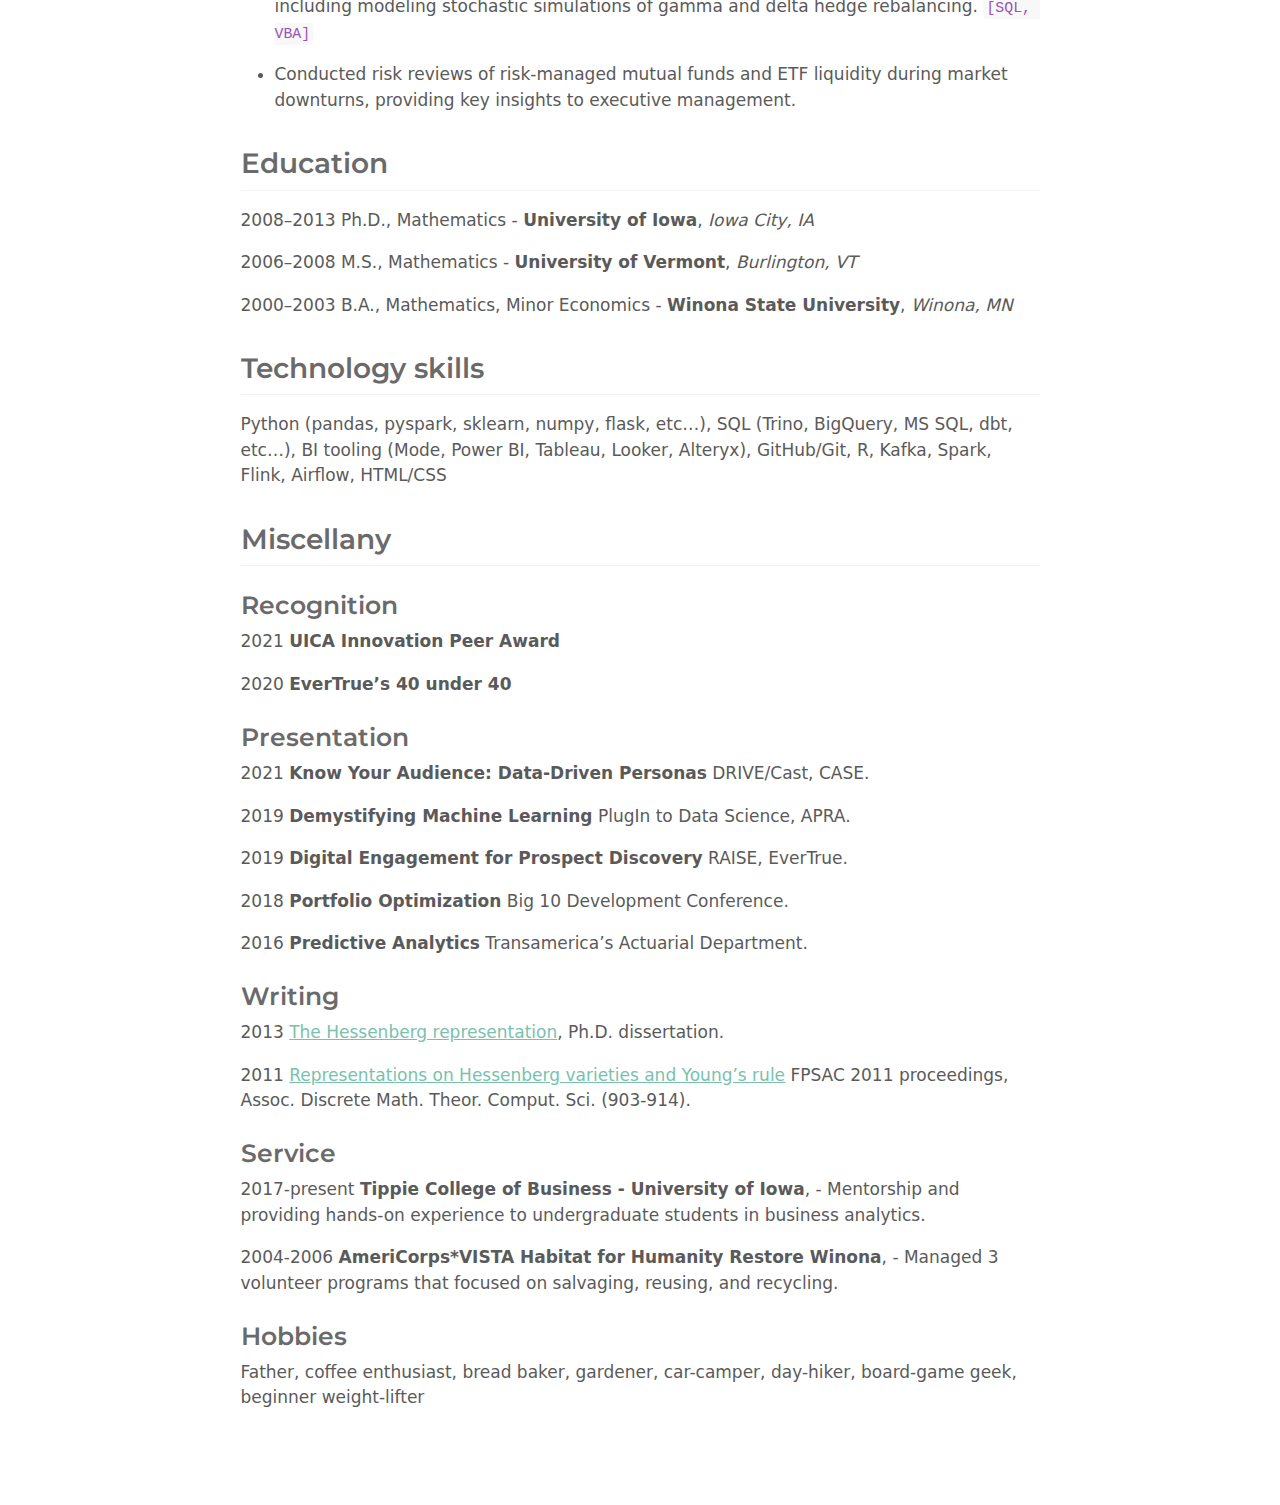
<file: resume.html>
<!DOCTYPE html>
<html xmlns="http://www.w3.org/1999/xhtml" lang="en" xml:lang="en"><head>

<meta charset="utf-8">
<meta name="generator" content="quarto-1.3.290">

<meta name="viewport" content="width=device-width, initial-scale=1.0, user-scalable=yes">


<title>nickteff - Resume</title>
<style>
code{white-space: pre-wrap;}
span.smallcaps{font-variant: small-caps;}
div.columns{display: flex; gap: min(4vw, 1.5em);}
div.column{flex: auto; overflow-x: auto;}
div.hanging-indent{margin-left: 1.5em; text-indent: -1.5em;}
ul.task-list{list-style: none;}
ul.task-list li input[type="checkbox"] {
  width: 0.8em;
  margin: 0 0.8em 0.2em -1em; /* quarto-specific, see https://github.com/quarto-dev/quarto-cli/issues/4556 */ 
  vertical-align: middle;
}
</style>


<script src="site_libs/quarto-nav/quarto-nav.js"></script>
<script src="site_libs/quarto-nav/headroom.min.js"></script>
<script src="site_libs/clipboard/clipboard.min.js"></script>
<script src="site_libs/quarto-search/autocomplete.umd.js"></script>
<script src="site_libs/quarto-search/fuse.min.js"></script>
<script src="site_libs/quarto-search/quarto-search.js"></script>
<meta name="quarto:offset" content="./">
<script src="site_libs/quarto-html/quarto.js"></script>
<script src="site_libs/quarto-html/popper.min.js"></script>
<script src="site_libs/quarto-html/tippy.umd.min.js"></script>
<script src="site_libs/quarto-html/anchor.min.js"></script>
<link href="site_libs/quarto-html/tippy.css" rel="stylesheet">
<link href="site_libs/quarto-html/quarto-syntax-highlighting.css" rel="stylesheet" id="quarto-text-highlighting-styles">
<script src="site_libs/bootstrap/bootstrap.min.js"></script>
<link href="site_libs/bootstrap/bootstrap-icons.css" rel="stylesheet">
<link href="site_libs/bootstrap/bootstrap.min.css" rel="stylesheet" id="quarto-bootstrap" data-mode="light">
<script id="quarto-search-options" type="application/json">{
  "location": "navbar",
  "copy-button": false,
  "collapse-after": 3,
  "panel-placement": "end",
  "type": "overlay",
  "limit": 20,
  "language": {
    "search-no-results-text": "No results",
    "search-matching-documents-text": "matching documents",
    "search-copy-link-title": "Copy link to search",
    "search-hide-matches-text": "Hide additional matches",
    "search-more-match-text": "more match in this document",
    "search-more-matches-text": "more matches in this document",
    "search-clear-button-title": "Clear",
    "search-detached-cancel-button-title": "Cancel",
    "search-submit-button-title": "Submit"
  }
}</script>


</head>

<body class="nav-fixed fullcontent">

<div id="quarto-search-results"></div>
  <header id="quarto-header" class="headroom fixed-top">
    <nav class="navbar navbar-expand-lg navbar-dark ">
      <div class="navbar-container container-fluid">
      <div class="navbar-brand-container">
    <a class="navbar-brand" href="./index.html">
    <span class="navbar-title">nickteff</span>
    </a>
  </div>
            <div id="quarto-search" class="" title="Search"></div>
          <button class="navbar-toggler" type="button" data-bs-toggle="collapse" data-bs-target="#navbarCollapse" aria-controls="navbarCollapse" aria-expanded="false" aria-label="Toggle navigation" onclick="if (window.quartoToggleHeadroom) { window.quartoToggleHeadroom(); }">
  <span class="navbar-toggler-icon"></span>
</button>
          <div class="collapse navbar-collapse" id="navbarCollapse">
            <ul class="navbar-nav navbar-nav-scroll ms-auto">
  <li class="nav-item">
    <a class="nav-link active" href="./resume.html" rel="" target="" aria-current="page">
 <span class="menu-text">Resume</span></a>
  </li>  
  <li class="nav-item compact">
    <a class="nav-link" href="https://github.com/nickteff" rel="" target=""><i class="bi bi-github" role="img">
</i> 
 <span class="menu-text"></span></a>
  </li>  
  <li class="nav-item compact">
    <a class="nav-link" href="https://www.linkedin.com/in/nickteff/" rel="" target=""><i class="bi bi-linkedin" role="img">
</i> 
 <span class="menu-text"></span></a>
  </li>  
</ul>
            <div class="quarto-navbar-tools">
</div>
          </div> <!-- /navcollapse -->
      </div> <!-- /container-fluid -->
    </nav>
</header>
<!-- content -->
<div id="quarto-content" class="quarto-container page-columns page-rows-contents page-layout-article page-navbar">
<!-- sidebar -->
<!-- margin-sidebar -->
    
<!-- main -->
<main class="content" id="quarto-document-content">

<header id="title-block-header" class="quarto-title-block default">
<div class="quarto-title">
<h1 class="title">Resume</h1>
</div>



<div class="quarto-title-meta">

    
  
    
  </div>
  

</header>

<section id="nicholas-teff-ph.d." class="level1">
<h1>Nicholas Teff, Ph.D.</h1>
<p>Data scientist | mathematician</p>
<p>nicholas.teff@gmail.com | 605-759-8112 | Iowa City, IA</p>
<section id="summary" class="level2">
<h2 class="anchored" data-anchor-id="summary">Summary</h2>
<p>A seasoned data scientist with 10+ years of experience using Python and SQL. At Shopify, I play a critical role in using data to drive decisions for a lending product fully powered by deep learning. I have also created analytics teams across industries, spoken at industry conferences, and volunteered to guide undergraduate students in developing practical analytics skills.</p>
</section>
<section id="employment-history" class="level2">
<h2 class="anchored" data-anchor-id="employment-history">Employment history</h2>
<p>2021-Present <strong>Shopify</strong>, Senior data scientist</p>
<ul>
<li><p>Leveraged my expertise in product analytics, analytics engineering, and machine learning to support the small business lending product, resulting in improved risk mitigation for Shopify and its external banking partners and investors. <code>[SQL (Trino, BigQuery), PySpark, dbt, Mode, Airflow]</code></p></li>
<li><p>Successfully migrated a Spark streaming pipeline for predicting loan default likelihood to one using Flink and Kafka. <code>[pyspark, Flink, Kafka]</code></p></li>
<li><p>Provided valuable statistical expertise for multiple A/B experiments, which led to significant improvements in the product’s UX and marketing performance. <code>[pyspark, SQL]</code></p></li>
<li><p>Collaborated with business partners to establish new top-line metrics and KPIs, which helped to align the lending product with Shopify’s overall growth strategy.</p></li>
</ul>
<p>2017-2021 <strong>University of Iowa Center for Advancement</strong>, Senior data scientist</p>
<ul>
<li><p>Led a team of data analysts to provide critical analytics and reporting support to the organization. <code>[SQL (Microsoft), pandas, PowerBI, Tableau]</code></p></li>
<li><p>Initiated and grew a successful revenue-generating social media analytics program within the first 18 months of operation. <code>[SQL, APIs, Google Analytics, PowerBI]</code></p></li>
<li><p>Spearheaded the development and monitoring of key metrics for the Strategic Plan to increase donor retention and engagement.</p></li>
<li><p>Drove significant improvements in alumni engagement, donor identification, and campaign success through the deployment of machine learning models, resulting in a 30% lift in email engagement and a 15% increase in donations in A/B testing. <code>[SQL, pandas, sklearn]</code></p></li>
</ul>
<p>2014-2017 <strong>Transamerica</strong>, Senior risk analyst</p>
<ul>
<li><p>Led the creation of an inaugural predictive analytics team of 3 data analysts and interns within the actuarial department.</p></li>
<li><p>Developed and implemented machine learning models to predict customer behavior, with one integrated into the production actuarial platform (MG-ALFA). <code>[SQL (Microsoft and Oracle), pandas, sklearn, R, alteryx]</code></p></li>
<li><p>Analyzed variable annuity portfolio risks and provided hedge recommendations, including modeling stochastic simulations of gamma and delta hedge rebalancing. <code>[SQL, VBA]</code></p></li>
<li><p>Conducted risk reviews of risk-managed mutual funds and ETF liquidity during market downturns, providing key insights to executive management.</p></li>
</ul>
</section>
<section id="education" class="level2">
<h2 class="anchored" data-anchor-id="education">Education</h2>
<p>2008–2013 Ph.D., Mathematics - <strong>University of Iowa</strong>, <em>Iowa City, IA</em></p>
<p>2006–2008 M.S., Mathematics - <strong>University of Vermont</strong>, <em>Burlington, VT</em></p>
<p>2000–2003 B.A., Mathematics, Minor Economics - <strong>Winona State University</strong>, <em>Winona, MN</em></p>
</section>
<section id="technology-skills" class="level2">
<h2 class="anchored" data-anchor-id="technology-skills">Technology skills</h2>
<p>Python (pandas, pyspark, sklearn, numpy, flask, etc…), SQL (Trino, BigQuery, MS SQL, dbt, etc…), BI tooling (Mode, Power BI, Tableau, Looker, Alteryx), GitHub/Git, R, Kafka, Spark, Flink, Airflow, HTML/CSS</p>
</section>
<section id="miscellany" class="level2">
<h2 class="anchored" data-anchor-id="miscellany">Miscellany</h2>
<section id="recognition" class="level3">
<h3 class="anchored" data-anchor-id="recognition">Recognition</h3>
<p>2021 <strong>UICA Innovation Peer Award</strong></p>
<p>2020 <strong>EverTrue’s 40 under 40</strong></p>
</section>
<section id="presentation" class="level3">
<h3 class="anchored" data-anchor-id="presentation">Presentation</h3>
<p>2021 <strong>Know Your Audience: Data-Driven Personas</strong> DRIVE/Cast, CASE.</p>
<p>2019 <strong>Demystifying Machine Learning</strong> PlugIn to Data Science, APRA.</p>
<p>2019 <strong>Digital Engagement for Prospect Discovery</strong> RAISE, EverTrue.</p>
<p>2018 <strong>Portfolio Optimization</strong> Big 10 Development Conference.</p>
<p>2016 <strong>Predictive Analytics</strong> Transamerica’s Actuarial Department.</p>
</section>
<section id="writing" class="level3">
<h3 class="anchored" data-anchor-id="writing">Writing</h3>
<p>2013 <a href="http://ir.uiowa.edu/etd/4919/">The Hessenberg representation</a>, Ph.D.&nbsp;dissertation.</p>
<p>2011 <a href="http://www.dmtcs.org/dmtcs-ojs/index.php/proceedings/article/viewArticle/dmAO0179.html">Representations on Hessenberg varieties and Young’s rule</a> FPSAC 2011 proceedings, Assoc. Discrete Math. Theor. Comput. Sci. (903-914).</p>
</section>
<section id="service" class="level3">
<h3 class="anchored" data-anchor-id="service">Service</h3>
<p>2017-present <strong>Tippie College of Business - University of Iowa</strong>, - Mentorship and providing hands-on experience to undergraduate students in business analytics.</p>
<p>2004-2006 <strong>AmeriCorps*VISTA Habitat for Humanity Restore Winona</strong>, - Managed 3 volunteer programs that focused on salvaging, reusing, and recycling.</p>
</section>
<section id="hobbies" class="level3">
<h3 class="anchored" data-anchor-id="hobbies">Hobbies</h3>
<p>Father, coffee enthusiast, bread baker, gardener, car-camper, day-hiker, board-game geek, beginner weight-lifter</p>


</section>
</section>
</section>

</main> <!-- /main -->
<script id="quarto-html-after-body" type="application/javascript">
window.document.addEventListener("DOMContentLoaded", function (event) {
  const toggleBodyColorMode = (bsSheetEl) => {
    const mode = bsSheetEl.getAttribute("data-mode");
    const bodyEl = window.document.querySelector("body");
    if (mode === "dark") {
      bodyEl.classList.add("quarto-dark");
      bodyEl.classList.remove("quarto-light");
    } else {
      bodyEl.classList.add("quarto-light");
      bodyEl.classList.remove("quarto-dark");
    }
  }
  const toggleBodyColorPrimary = () => {
    const bsSheetEl = window.document.querySelector("link#quarto-bootstrap");
    if (bsSheetEl) {
      toggleBodyColorMode(bsSheetEl);
    }
  }
  toggleBodyColorPrimary();  
  const icon = "";
  const anchorJS = new window.AnchorJS();
  anchorJS.options = {
    placement: 'right',
    icon: icon
  };
  anchorJS.add('.anchored');
  const isCodeAnnotation = (el) => {
    for (const clz of el.classList) {
      if (clz.startsWith('code-annotation-')) {                     
        return true;
      }
    }
    return false;
  }
  const clipboard = new window.ClipboardJS('.code-copy-button', {
    text: function(trigger) {
      const codeEl = trigger.previousElementSibling.cloneNode(true);
      for (const childEl of codeEl.children) {
        if (isCodeAnnotation(childEl)) {
          childEl.remove();
        }
      }
      return codeEl.innerText;
    }
  });
  clipboard.on('success', function(e) {
    // button target
    const button = e.trigger;
    // don't keep focus
    button.blur();
    // flash "checked"
    button.classList.add('code-copy-button-checked');
    var currentTitle = button.getAttribute("title");
    button.setAttribute("title", "Copied!");
    let tooltip;
    if (window.bootstrap) {
      button.setAttribute("data-bs-toggle", "tooltip");
      button.setAttribute("data-bs-placement", "left");
      button.setAttribute("data-bs-title", "Copied!");
      tooltip = new bootstrap.Tooltip(button, 
        { trigger: "manual", 
          customClass: "code-copy-button-tooltip",
          offset: [0, -8]});
      tooltip.show();    
    }
    setTimeout(function() {
      if (tooltip) {
        tooltip.hide();
        button.removeAttribute("data-bs-title");
        button.removeAttribute("data-bs-toggle");
        button.removeAttribute("data-bs-placement");
      }
      button.setAttribute("title", currentTitle);
      button.classList.remove('code-copy-button-checked');
    }, 1000);
    // clear code selection
    e.clearSelection();
  });
  function tippyHover(el, contentFn) {
    const config = {
      allowHTML: true,
      content: contentFn,
      maxWidth: 500,
      delay: 100,
      arrow: false,
      appendTo: function(el) {
          return el.parentElement;
      },
      interactive: true,
      interactiveBorder: 10,
      theme: 'quarto',
      placement: 'bottom-start'
    };
    window.tippy(el, config); 
  }
  const noterefs = window.document.querySelectorAll('a[role="doc-noteref"]');
  for (var i=0; i<noterefs.length; i++) {
    const ref = noterefs[i];
    tippyHover(ref, function() {
      // use id or data attribute instead here
      let href = ref.getAttribute('data-footnote-href') || ref.getAttribute('href');
      try { href = new URL(href).hash; } catch {}
      const id = href.replace(/^#\/?/, "");
      const note = window.document.getElementById(id);
      return note.innerHTML;
    });
  }
      let selectedAnnoteEl;
      const selectorForAnnotation = ( cell, annotation) => {
        let cellAttr = 'data-code-cell="' + cell + '"';
        let lineAttr = 'data-code-annotation="' +  annotation + '"';
        const selector = 'span[' + cellAttr + '][' + lineAttr + ']';
        return selector;
      }
      const selectCodeLines = (annoteEl) => {
        const doc = window.document;
        const targetCell = annoteEl.getAttribute("data-target-cell");
        const targetAnnotation = annoteEl.getAttribute("data-target-annotation");
        const annoteSpan = window.document.querySelector(selectorForAnnotation(targetCell, targetAnnotation));
        const lines = annoteSpan.getAttribute("data-code-lines").split(",");
        const lineIds = lines.map((line) => {
          return targetCell + "-" + line;
        })
        let top = null;
        let height = null;
        let parent = null;
        if (lineIds.length > 0) {
            //compute the position of the single el (top and bottom and make a div)
            const el = window.document.getElementById(lineIds[0]);
            top = el.offsetTop;
            height = el.offsetHeight;
            parent = el.parentElement.parentElement;
          if (lineIds.length > 1) {
            const lastEl = window.document.getElementById(lineIds[lineIds.length - 1]);
            const bottom = lastEl.offsetTop + lastEl.offsetHeight;
            height = bottom - top;
          }
          if (top !== null && height !== null && parent !== null) {
            // cook up a div (if necessary) and position it 
            let div = window.document.getElementById("code-annotation-line-highlight");
            if (div === null) {
              div = window.document.createElement("div");
              div.setAttribute("id", "code-annotation-line-highlight");
              div.style.position = 'absolute';
              parent.appendChild(div);
            }
            div.style.top = top - 2 + "px";
            div.style.height = height + 4 + "px";
            let gutterDiv = window.document.getElementById("code-annotation-line-highlight-gutter");
            if (gutterDiv === null) {
              gutterDiv = window.document.createElement("div");
              gutterDiv.setAttribute("id", "code-annotation-line-highlight-gutter");
              gutterDiv.style.position = 'absolute';
              const codeCell = window.document.getElementById(targetCell);
              const gutter = codeCell.querySelector('.code-annotation-gutter');
              gutter.appendChild(gutterDiv);
            }
            gutterDiv.style.top = top - 2 + "px";
            gutterDiv.style.height = height + 4 + "px";
          }
          selectedAnnoteEl = annoteEl;
        }
      };
      const unselectCodeLines = () => {
        const elementsIds = ["code-annotation-line-highlight", "code-annotation-line-highlight-gutter"];
        elementsIds.forEach((elId) => {
          const div = window.document.getElementById(elId);
          if (div) {
            div.remove();
          }
        });
        selectedAnnoteEl = undefined;
      };
      // Attach click handler to the DT
      const annoteDls = window.document.querySelectorAll('dt[data-target-cell]');
      for (const annoteDlNode of annoteDls) {
        annoteDlNode.addEventListener('click', (event) => {
          const clickedEl = event.target;
          if (clickedEl !== selectedAnnoteEl) {
            unselectCodeLines();
            const activeEl = window.document.querySelector('dt[data-target-cell].code-annotation-active');
            if (activeEl) {
              activeEl.classList.remove('code-annotation-active');
            }
            selectCodeLines(clickedEl);
            clickedEl.classList.add('code-annotation-active');
          } else {
            // Unselect the line
            unselectCodeLines();
            clickedEl.classList.remove('code-annotation-active');
          }
        });
      }
  const findCites = (el) => {
    const parentEl = el.parentElement;
    if (parentEl) {
      const cites = parentEl.dataset.cites;
      if (cites) {
        return {
          el,
          cites: cites.split(' ')
        };
      } else {
        return findCites(el.parentElement)
      }
    } else {
      return undefined;
    }
  };
  var bibliorefs = window.document.querySelectorAll('a[role="doc-biblioref"]');
  for (var i=0; i<bibliorefs.length; i++) {
    const ref = bibliorefs[i];
    const citeInfo = findCites(ref);
    if (citeInfo) {
      tippyHover(citeInfo.el, function() {
        var popup = window.document.createElement('div');
        citeInfo.cites.forEach(function(cite) {
          var citeDiv = window.document.createElement('div');
          citeDiv.classList.add('hanging-indent');
          citeDiv.classList.add('csl-entry');
          var biblioDiv = window.document.getElementById('ref-' + cite);
          if (biblioDiv) {
            citeDiv.innerHTML = biblioDiv.innerHTML;
          }
          popup.appendChild(citeDiv);
        });
        return popup.innerHTML;
      });
    }
  }
});
</script>
</div> <!-- /content -->



</body></html>
</file>
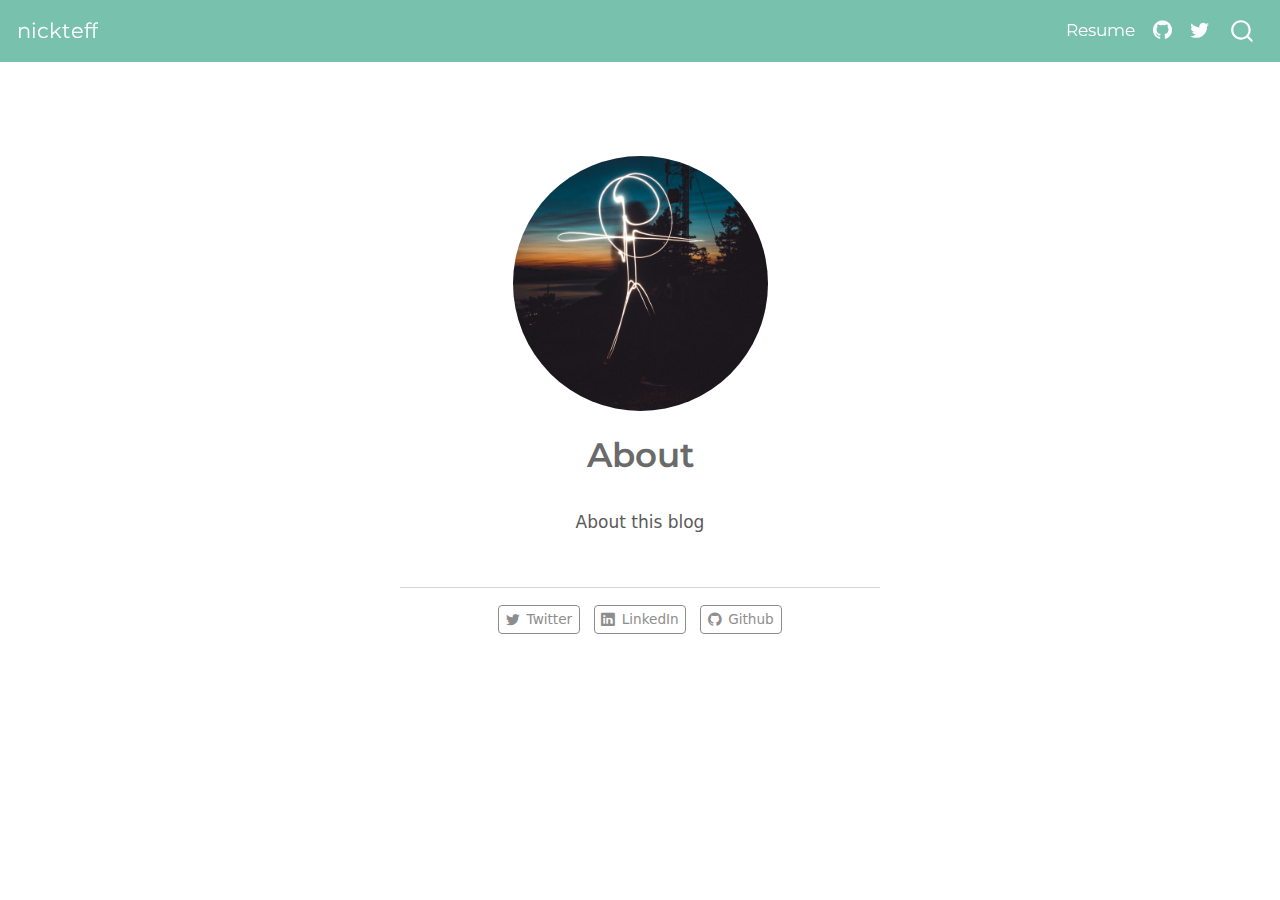
<file: docs/about.html>
<!DOCTYPE html>
<html xmlns="http://www.w3.org/1999/xhtml" lang="en" xml:lang="en"><head>

<meta charset="utf-8">
<meta name="generator" content="quarto-1.3.290">

<meta name="viewport" content="width=device-width, initial-scale=1.0, user-scalable=yes">


<title>nickteff - About</title>
<style>
code{white-space: pre-wrap;}
span.smallcaps{font-variant: small-caps;}
div.columns{display: flex; gap: min(4vw, 1.5em);}
div.column{flex: auto; overflow-x: auto;}
div.hanging-indent{margin-left: 1.5em; text-indent: -1.5em;}
ul.task-list{list-style: none;}
ul.task-list li input[type="checkbox"] {
  width: 0.8em;
  margin: 0 0.8em 0.2em -1em; /* quarto-specific, see https://github.com/quarto-dev/quarto-cli/issues/4556 */ 
  vertical-align: middle;
}
</style>


<script src="site_libs/quarto-nav/quarto-nav.js"></script>
<script src="site_libs/quarto-nav/headroom.min.js"></script>
<script src="site_libs/clipboard/clipboard.min.js"></script>
<script src="site_libs/quarto-search/autocomplete.umd.js"></script>
<script src="site_libs/quarto-search/fuse.min.js"></script>
<script src="site_libs/quarto-search/quarto-search.js"></script>
<meta name="quarto:offset" content="./">
<script src="site_libs/quarto-html/quarto.js"></script>
<script src="site_libs/quarto-html/popper.min.js"></script>
<script src="site_libs/quarto-html/tippy.umd.min.js"></script>
<link href="site_libs/quarto-html/tippy.css" rel="stylesheet">
<link href="site_libs/quarto-html/quarto-syntax-highlighting.css" rel="stylesheet" id="quarto-text-highlighting-styles">
<script src="site_libs/bootstrap/bootstrap.min.js"></script>
<link href="site_libs/bootstrap/bootstrap-icons.css" rel="stylesheet">
<link href="site_libs/bootstrap/bootstrap.min.css" rel="stylesheet" id="quarto-bootstrap" data-mode="light">
<script id="quarto-search-options" type="application/json">{
  "location": "navbar",
  "copy-button": false,
  "collapse-after": 3,
  "panel-placement": "end",
  "type": "overlay",
  "limit": 20,
  "language": {
    "search-no-results-text": "No results",
    "search-matching-documents-text": "matching documents",
    "search-copy-link-title": "Copy link to search",
    "search-hide-matches-text": "Hide additional matches",
    "search-more-match-text": "more match in this document",
    "search-more-matches-text": "more matches in this document",
    "search-clear-button-title": "Clear",
    "search-detached-cancel-button-title": "Cancel",
    "search-submit-button-title": "Submit"
  }
}</script>


</head>

<body class="nav-fixed fullcontent">

<div id="quarto-search-results"></div>
  <header id="quarto-header" class="headroom fixed-top">
    <nav class="navbar navbar-expand-lg navbar-dark ">
      <div class="navbar-container container-fluid">
      <div class="navbar-brand-container">
    <a class="navbar-brand" href="./index.html">
    <span class="navbar-title">nickteff</span>
    </a>
  </div>
            <div id="quarto-search" class="" title="Search"></div>
          <button class="navbar-toggler" type="button" data-bs-toggle="collapse" data-bs-target="#navbarCollapse" aria-controls="navbarCollapse" aria-expanded="false" aria-label="Toggle navigation" onclick="if (window.quartoToggleHeadroom) { window.quartoToggleHeadroom(); }">
  <span class="navbar-toggler-icon"></span>
</button>
          <div class="collapse navbar-collapse" id="navbarCollapse">
            <ul class="navbar-nav navbar-nav-scroll ms-auto">
  <li class="nav-item">
    <a class="nav-link" href="./resume.html" rel="" target="">
 <span class="menu-text">Resume</span></a>
  </li>  
  <li class="nav-item compact">
    <a class="nav-link" href="https://github.com/" rel="" target=""><i class="bi bi-github" role="img">
</i> 
 <span class="menu-text"></span></a>
  </li>  
  <li class="nav-item compact">
    <a class="nav-link" href="https://twitter.com" rel="" target=""><i class="bi bi-twitter" role="img">
</i> 
 <span class="menu-text"></span></a>
  </li>  
</ul>
            <div class="quarto-navbar-tools">
</div>
          </div> <!-- /navcollapse -->
      </div> <!-- /container-fluid -->
    </nav>
</header>
<!-- content -->
<div id="quarto-content" class="quarto-container page-columns page-rows-contents page-layout-article page-navbar">
<!-- sidebar -->
<!-- margin-sidebar -->
    
<!-- main -->
<div class="quarto-about-jolla">
  <img src="profile.jpg" class="about-image
  round " style="height: 15em; width: 15em;">
 <header id="title-block-header" class="quarto-title-block default">
<div class="quarto-title">
<h1 class="title">About</h1>
</div>
<div class="quarto-title-meta">
  </div>
</header><main class="content" id="quarto-document-content">
<p>About this blog</p>


</main> 
  <hr class="about-sep">
   <div class="about-links">
  <a href="https://twitter.com" class="about-link" rel="" target="">
    <i class="bi bi-twitter"></i>
     <span class="about-link-text">Twitter</span>
  </a>
  <a href="https://linkedin.com" class="about-link" rel="" target="">
    <i class="bi bi-linkedin"></i>
     <span class="about-link-text">LinkedIn</span>
  </a>
  <a href="https://github.com" class="about-link" rel="" target="">
    <i class="bi bi-github"></i>
     <span class="about-link-text">Github</span>
  </a>
</div>
</div>
 <!-- /main -->
<script id="quarto-html-after-body" type="application/javascript">
window.document.addEventListener("DOMContentLoaded", function (event) {
  const toggleBodyColorMode = (bsSheetEl) => {
    const mode = bsSheetEl.getAttribute("data-mode");
    const bodyEl = window.document.querySelector("body");
    if (mode === "dark") {
      bodyEl.classList.add("quarto-dark");
      bodyEl.classList.remove("quarto-light");
    } else {
      bodyEl.classList.add("quarto-light");
      bodyEl.classList.remove("quarto-dark");
    }
  }
  const toggleBodyColorPrimary = () => {
    const bsSheetEl = window.document.querySelector("link#quarto-bootstrap");
    if (bsSheetEl) {
      toggleBodyColorMode(bsSheetEl);
    }
  }
  toggleBodyColorPrimary();  
  const isCodeAnnotation = (el) => {
    for (const clz of el.classList) {
      if (clz.startsWith('code-annotation-')) {                     
        return true;
      }
    }
    return false;
  }
  const clipboard = new window.ClipboardJS('.code-copy-button', {
    text: function(trigger) {
      const codeEl = trigger.previousElementSibling.cloneNode(true);
      for (const childEl of codeEl.children) {
        if (isCodeAnnotation(childEl)) {
          childEl.remove();
        }
      }
      return codeEl.innerText;
    }
  });
  clipboard.on('success', function(e) {
    // button target
    const button = e.trigger;
    // don't keep focus
    button.blur();
    // flash "checked"
    button.classList.add('code-copy-button-checked');
    var currentTitle = button.getAttribute("title");
    button.setAttribute("title", "Copied!");
    let tooltip;
    if (window.bootstrap) {
      button.setAttribute("data-bs-toggle", "tooltip");
      button.setAttribute("data-bs-placement", "left");
      button.setAttribute("data-bs-title", "Copied!");
      tooltip = new bootstrap.Tooltip(button, 
        { trigger: "manual", 
          customClass: "code-copy-button-tooltip",
          offset: [0, -8]});
      tooltip.show();    
    }
    setTimeout(function() {
      if (tooltip) {
        tooltip.hide();
        button.removeAttribute("data-bs-title");
        button.removeAttribute("data-bs-toggle");
        button.removeAttribute("data-bs-placement");
      }
      button.setAttribute("title", currentTitle);
      button.classList.remove('code-copy-button-checked');
    }, 1000);
    // clear code selection
    e.clearSelection();
  });
  function tippyHover(el, contentFn) {
    const config = {
      allowHTML: true,
      content: contentFn,
      maxWidth: 500,
      delay: 100,
      arrow: false,
      appendTo: function(el) {
          return el.parentElement;
      },
      interactive: true,
      interactiveBorder: 10,
      theme: 'quarto',
      placement: 'bottom-start'
    };
    window.tippy(el, config); 
  }
  const noterefs = window.document.querySelectorAll('a[role="doc-noteref"]');
  for (var i=0; i<noterefs.length; i++) {
    const ref = noterefs[i];
    tippyHover(ref, function() {
      // use id or data attribute instead here
      let href = ref.getAttribute('data-footnote-href') || ref.getAttribute('href');
      try { href = new URL(href).hash; } catch {}
      const id = href.replace(/^#\/?/, "");
      const note = window.document.getElementById(id);
      return note.innerHTML;
    });
  }
      let selectedAnnoteEl;
      const selectorForAnnotation = ( cell, annotation) => {
        let cellAttr = 'data-code-cell="' + cell + '"';
        let lineAttr = 'data-code-annotation="' +  annotation + '"';
        const selector = 'span[' + cellAttr + '][' + lineAttr + ']';
        return selector;
      }
      const selectCodeLines = (annoteEl) => {
        const doc = window.document;
        const targetCell = annoteEl.getAttribute("data-target-cell");
        const targetAnnotation = annoteEl.getAttribute("data-target-annotation");
        const annoteSpan = window.document.querySelector(selectorForAnnotation(targetCell, targetAnnotation));
        const lines = annoteSpan.getAttribute("data-code-lines").split(",");
        const lineIds = lines.map((line) => {
          return targetCell + "-" + line;
        })
        let top = null;
        let height = null;
        let parent = null;
        if (lineIds.length > 0) {
            //compute the position of the single el (top and bottom and make a div)
            const el = window.document.getElementById(lineIds[0]);
            top = el.offsetTop;
            height = el.offsetHeight;
            parent = el.parentElement.parentElement;
          if (lineIds.length > 1) {
            const lastEl = window.document.getElementById(lineIds[lineIds.length - 1]);
            const bottom = lastEl.offsetTop + lastEl.offsetHeight;
            height = bottom - top;
          }
          if (top !== null && height !== null && parent !== null) {
            // cook up a div (if necessary) and position it 
            let div = window.document.getElementById("code-annotation-line-highlight");
            if (div === null) {
              div = window.document.createElement("div");
              div.setAttribute("id", "code-annotation-line-highlight");
              div.style.position = 'absolute';
              parent.appendChild(div);
            }
            div.style.top = top - 2 + "px";
            div.style.height = height + 4 + "px";
            let gutterDiv = window.document.getElementById("code-annotation-line-highlight-gutter");
            if (gutterDiv === null) {
              gutterDiv = window.document.createElement("div");
              gutterDiv.setAttribute("id", "code-annotation-line-highlight-gutter");
              gutterDiv.style.position = 'absolute';
              const codeCell = window.document.getElementById(targetCell);
              const gutter = codeCell.querySelector('.code-annotation-gutter');
              gutter.appendChild(gutterDiv);
            }
            gutterDiv.style.top = top - 2 + "px";
            gutterDiv.style.height = height + 4 + "px";
          }
          selectedAnnoteEl = annoteEl;
        }
      };
      const unselectCodeLines = () => {
        const elementsIds = ["code-annotation-line-highlight", "code-annotation-line-highlight-gutter"];
        elementsIds.forEach((elId) => {
          const div = window.document.getElementById(elId);
          if (div) {
            div.remove();
          }
        });
        selectedAnnoteEl = undefined;
      };
      // Attach click handler to the DT
      const annoteDls = window.document.querySelectorAll('dt[data-target-cell]');
      for (const annoteDlNode of annoteDls) {
        annoteDlNode.addEventListener('click', (event) => {
          const clickedEl = event.target;
          if (clickedEl !== selectedAnnoteEl) {
            unselectCodeLines();
            const activeEl = window.document.querySelector('dt[data-target-cell].code-annotation-active');
            if (activeEl) {
              activeEl.classList.remove('code-annotation-active');
            }
            selectCodeLines(clickedEl);
            clickedEl.classList.add('code-annotation-active');
          } else {
            // Unselect the line
            unselectCodeLines();
            clickedEl.classList.remove('code-annotation-active');
          }
        });
      }
  const findCites = (el) => {
    const parentEl = el.parentElement;
    if (parentEl) {
      const cites = parentEl.dataset.cites;
      if (cites) {
        return {
          el,
          cites: cites.split(' ')
        };
      } else {
        return findCites(el.parentElement)
      }
    } else {
      return undefined;
    }
  };
  var bibliorefs = window.document.querySelectorAll('a[role="doc-biblioref"]');
  for (var i=0; i<bibliorefs.length; i++) {
    const ref = bibliorefs[i];
    const citeInfo = findCites(ref);
    if (citeInfo) {
      tippyHover(citeInfo.el, function() {
        var popup = window.document.createElement('div');
        citeInfo.cites.forEach(function(cite) {
          var citeDiv = window.document.createElement('div');
          citeDiv.classList.add('hanging-indent');
          citeDiv.classList.add('csl-entry');
          var biblioDiv = window.document.getElementById('ref-' + cite);
          if (biblioDiv) {
            citeDiv.innerHTML = biblioDiv.innerHTML;
          }
          popup.appendChild(citeDiv);
        });
        return popup.innerHTML;
      });
    }
  }
});
</script>
</div> <!-- /content -->



</body></html>
</file>
<file: site_libs/quarto-html/tippy.css>
.tippy-box[data-animation=fade][data-state=hidden]{opacity:0}[data-tippy-root]{max-width:calc(100vw - 10px)}.tippy-box{position:relative;background-color:#333;color:#fff;border-radius:4px;font-size:14px;line-height:1.4;white-space:normal;outline:0;transition-property:transform,visibility,opacity}.tippy-box[data-placement^=top]>.tippy-arrow{bottom:0}.tippy-box[data-placement^=top]>.tippy-arrow:before{bottom:-7px;left:0;border-width:8px 8px 0;border-top-color:initial;transform-origin:center top}.tippy-box[data-placement^=bottom]>.tippy-arrow{top:0}.tippy-box[data-placement^=bottom]>.tippy-arrow:before{top:-7px;left:0;border-width:0 8px 8px;border-bottom-color:initial;transform-origin:center bottom}.tippy-box[data-placement^=left]>.tippy-arrow{right:0}.tippy-box[data-placement^=left]>.tippy-arrow:before{border-width:8px 0 8px 8px;border-left-color:initial;right:-7px;transform-origin:center left}.tippy-box[data-placement^=right]>.tippy-arrow{left:0}.tippy-box[data-placement^=right]>.tippy-arrow:before{left:-7px;border-width:8px 8px 8px 0;border-right-color:initial;transform-origin:center right}.tippy-box[data-inertia][data-state=visible]{transition-timing-function:cubic-bezier(.54,1.5,.38,1.11)}.tippy-arrow{width:16px;height:16px;color:#333}.tippy-arrow:before{content:"";position:absolute;border-color:transparent;border-style:solid}.tippy-content{position:relative;padding:5px 9px;z-index:1}
</file>
<file: site_libs/quarto-html/quarto-syntax-highlighting.css>
/* quarto syntax highlight colors */
:root {
  --quarto-hl-ot-color: #003B4F;
  --quarto-hl-at-color: #657422;
  --quarto-hl-ss-color: #20794D;
  --quarto-hl-an-color: #5E5E5E;
  --quarto-hl-fu-color: #4758AB;
  --quarto-hl-st-color: #20794D;
  --quarto-hl-cf-color: #003B4F;
  --quarto-hl-op-color: #5E5E5E;
  --quarto-hl-er-color: #AD0000;
  --quarto-hl-bn-color: #AD0000;
  --quarto-hl-al-color: #AD0000;
  --quarto-hl-va-color: #111111;
  --quarto-hl-bu-color: inherit;
  --quarto-hl-ex-color: inherit;
  --quarto-hl-pp-color: #AD0000;
  --quarto-hl-in-color: #5E5E5E;
  --quarto-hl-vs-color: #20794D;
  --quarto-hl-wa-color: #5E5E5E;
  --quarto-hl-do-color: #5E5E5E;
  --quarto-hl-im-color: #00769E;
  --quarto-hl-ch-color: #20794D;
  --quarto-hl-dt-color: #AD0000;
  --quarto-hl-fl-color: #AD0000;
  --quarto-hl-co-color: #5E5E5E;
  --quarto-hl-cv-color: #5E5E5E;
  --quarto-hl-cn-color: #8f5902;
  --quarto-hl-sc-color: #5E5E5E;
  --quarto-hl-dv-color: #AD0000;
  --quarto-hl-kw-color: #003B4F;
}

/* other quarto variables */
:root {
  --quarto-font-monospace: SFMono-Regular, Menlo, Monaco, Consolas, "Liberation Mono", "Courier New", monospace;
}

pre > code.sourceCode > span {
  color: #003B4F;
}

code span {
  color: #003B4F;
}

code.sourceCode > span {
  color: #003B4F;
}

div.sourceCode,
div.sourceCode pre.sourceCode {
  color: #003B4F;
}

code span.ot {
  color: #003B4F;
  font-style: inherit;
}

code span.at {
  color: #657422;
  font-style: inherit;
}

code span.ss {
  color: #20794D;
  font-style: inherit;
}

code span.an {
  color: #5E5E5E;
  font-style: inherit;
}

code span.fu {
  color: #4758AB;
  font-style: inherit;
}

code span.st {
  color: #20794D;
  font-style: inherit;
}

code span.cf {
  color: #003B4F;
  font-style: inherit;
}

code span.op {
  color: #5E5E5E;
  font-style: inherit;
}

code span.er {
  color: #AD0000;
  font-style: inherit;
}

code span.bn {
  color: #AD0000;
  font-style: inherit;
}

code span.al {
  color: #AD0000;
  font-style: inherit;
}

code span.va {
  color: #111111;
  font-style: inherit;
}

code span.bu {
  font-style: inherit;
}

code span.ex {
  font-style: inherit;
}

code span.pp {
  color: #AD0000;
  font-style: inherit;
}

code span.in {
  color: #5E5E5E;
  font-style: inherit;
}

code span.vs {
  color: #20794D;
  font-style: inherit;
}

code span.wa {
  color: #5E5E5E;
  font-style: italic;
}

code span.do {
  color: #5E5E5E;
  font-style: italic;
}

code span.im {
  color: #00769E;
  font-style: inherit;
}

code span.ch {
  color: #20794D;
  font-style: inherit;
}

code span.dt {
  color: #AD0000;
  font-style: inherit;
}

code span.fl {
  color: #AD0000;
  font-style: inherit;
}

code span.co {
  color: #5E5E5E;
  font-style: inherit;
}

code span.cv {
  color: #5E5E5E;
  font-style: italic;
}

code span.cn {
  color: #8f5902;
  font-style: inherit;
}

code span.sc {
  color: #5E5E5E;
  font-style: inherit;
}

code span.dv {
  color: #AD0000;
  font-style: inherit;
}

code span.kw {
  color: #003B4F;
  font-style: inherit;
}

.prevent-inlining {
  content: "</";
}

/*# sourceMappingURL=debc5d5d77c3f9108843748ff7464032.css.map */
</file>
<file: docs/site_libs/quarto-html/tippy.css>
.tippy-box[data-animation=fade][data-state=hidden]{opacity:0}[data-tippy-root]{max-width:calc(100vw - 10px)}.tippy-box{position:relative;background-color:#333;color:#fff;border-radius:4px;font-size:14px;line-height:1.4;white-space:normal;outline:0;transition-property:transform,visibility,opacity}.tippy-box[data-placement^=top]>.tippy-arrow{bottom:0}.tippy-box[data-placement^=top]>.tippy-arrow:before{bottom:-7px;left:0;border-width:8px 8px 0;border-top-color:initial;transform-origin:center top}.tippy-box[data-placement^=bottom]>.tippy-arrow{top:0}.tippy-box[data-placement^=bottom]>.tippy-arrow:before{top:-7px;left:0;border-width:0 8px 8px;border-bottom-color:initial;transform-origin:center bottom}.tippy-box[data-placement^=left]>.tippy-arrow{right:0}.tippy-box[data-placement^=left]>.tippy-arrow:before{border-width:8px 0 8px 8px;border-left-color:initial;right:-7px;transform-origin:center left}.tippy-box[data-placement^=right]>.tippy-arrow{left:0}.tippy-box[data-placement^=right]>.tippy-arrow:before{left:-7px;border-width:8px 8px 8px 0;border-right-color:initial;transform-origin:center right}.tippy-box[data-inertia][data-state=visible]{transition-timing-function:cubic-bezier(.54,1.5,.38,1.11)}.tippy-arrow{width:16px;height:16px;color:#333}.tippy-arrow:before{content:"";position:absolute;border-color:transparent;border-style:solid}.tippy-content{position:relative;padding:5px 9px;z-index:1}
</file>
<file: docs/site_libs/quarto-html/quarto-syntax-highlighting.css>
/* quarto syntax highlight colors */
:root {
  --quarto-hl-ot-color: #003B4F;
  --quarto-hl-at-color: #657422;
  --quarto-hl-ss-color: #20794D;
  --quarto-hl-an-color: #5E5E5E;
  --quarto-hl-fu-color: #4758AB;
  --quarto-hl-st-color: #20794D;
  --quarto-hl-cf-color: #003B4F;
  --quarto-hl-op-color: #5E5E5E;
  --quarto-hl-er-color: #AD0000;
  --quarto-hl-bn-color: #AD0000;
  --quarto-hl-al-color: #AD0000;
  --quarto-hl-va-color: #111111;
  --quarto-hl-bu-color: inherit;
  --quarto-hl-ex-color: inherit;
  --quarto-hl-pp-color: #AD0000;
  --quarto-hl-in-color: #5E5E5E;
  --quarto-hl-vs-color: #20794D;
  --quarto-hl-wa-color: #5E5E5E;
  --quarto-hl-do-color: #5E5E5E;
  --quarto-hl-im-color: #00769E;
  --quarto-hl-ch-color: #20794D;
  --quarto-hl-dt-color: #AD0000;
  --quarto-hl-fl-color: #AD0000;
  --quarto-hl-co-color: #5E5E5E;
  --quarto-hl-cv-color: #5E5E5E;
  --quarto-hl-cn-color: #8f5902;
  --quarto-hl-sc-color: #5E5E5E;
  --quarto-hl-dv-color: #AD0000;
  --quarto-hl-kw-color: #003B4F;
}

/* other quarto variables */
:root {
  --quarto-font-monospace: SFMono-Regular, Menlo, Monaco, Consolas, "Liberation Mono", "Courier New", monospace;
}

pre > code.sourceCode > span {
  color: #003B4F;
}

code span {
  color: #003B4F;
}

code.sourceCode > span {
  color: #003B4F;
}

div.sourceCode,
div.sourceCode pre.sourceCode {
  color: #003B4F;
}

code span.ot {
  color: #003B4F;
  font-style: inherit;
}

code span.at {
  color: #657422;
  font-style: inherit;
}

code span.ss {
  color: #20794D;
  font-style: inherit;
}

code span.an {
  color: #5E5E5E;
  font-style: inherit;
}

code span.fu {
  color: #4758AB;
  font-style: inherit;
}

code span.st {
  color: #20794D;
  font-style: inherit;
}

code span.cf {
  color: #003B4F;
  font-style: inherit;
}

code span.op {
  color: #5E5E5E;
  font-style: inherit;
}

code span.er {
  color: #AD0000;
  font-style: inherit;
}

code span.bn {
  color: #AD0000;
  font-style: inherit;
}

code span.al {
  color: #AD0000;
  font-style: inherit;
}

code span.va {
  color: #111111;
  font-style: inherit;
}

code span.bu {
  font-style: inherit;
}

code span.ex {
  font-style: inherit;
}

code span.pp {
  color: #AD0000;
  font-style: inherit;
}

code span.in {
  color: #5E5E5E;
  font-style: inherit;
}

code span.vs {
  color: #20794D;
  font-style: inherit;
}

code span.wa {
  color: #5E5E5E;
  font-style: italic;
}

code span.do {
  color: #5E5E5E;
  font-style: italic;
}

code span.im {
  color: #00769E;
  font-style: inherit;
}

code span.ch {
  color: #20794D;
  font-style: inherit;
}

code span.dt {
  color: #AD0000;
  font-style: inherit;
}

code span.fl {
  color: #AD0000;
  font-style: inherit;
}

code span.co {
  color: #5E5E5E;
  font-style: inherit;
}

code span.cv {
  color: #5E5E5E;
  font-style: italic;
}

code span.cn {
  color: #8f5902;
  font-style: inherit;
}

code span.sc {
  color: #5E5E5E;
  font-style: inherit;
}

code span.dv {
  color: #AD0000;
  font-style: inherit;
}

code span.kw {
  color: #003B4F;
  font-style: inherit;
}

.prevent-inlining {
  content: "</";
}

/*# sourceMappingURL=debc5d5d77c3f9108843748ff7464032.css.map */
</file>
